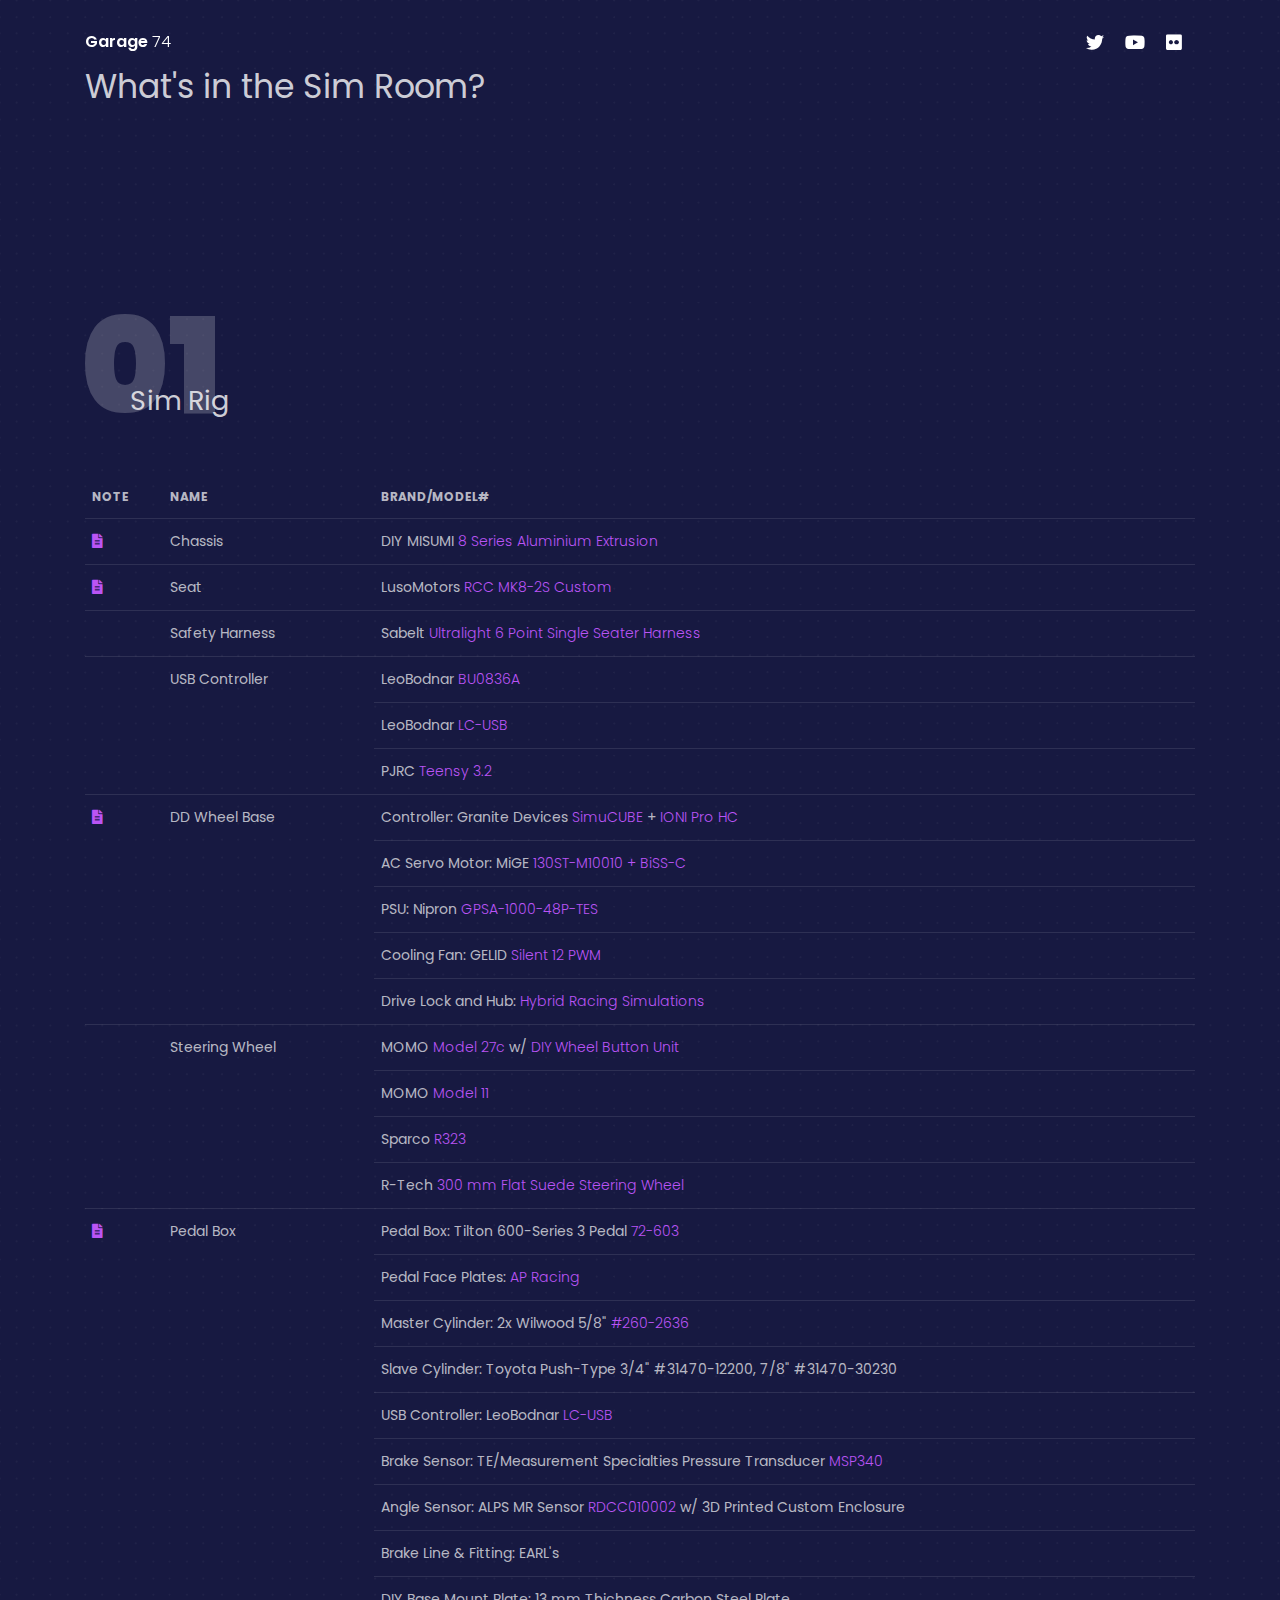
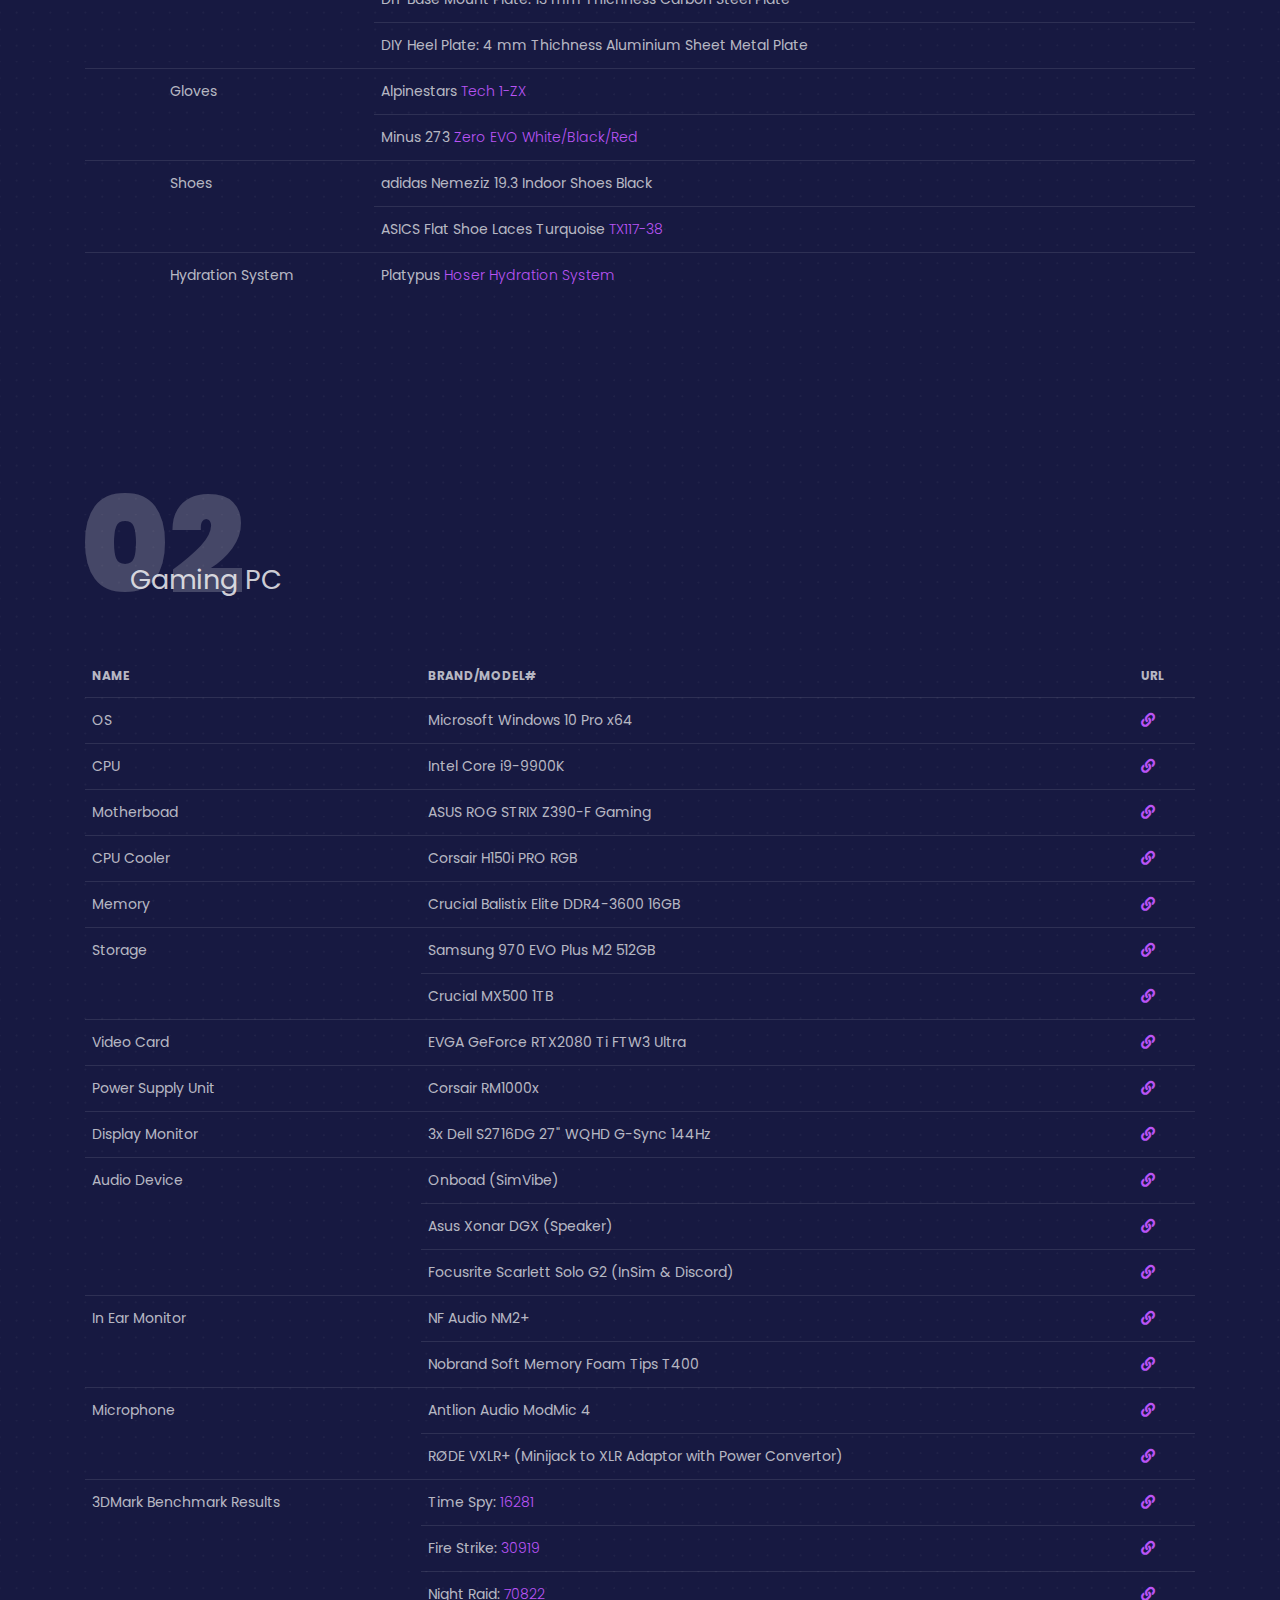
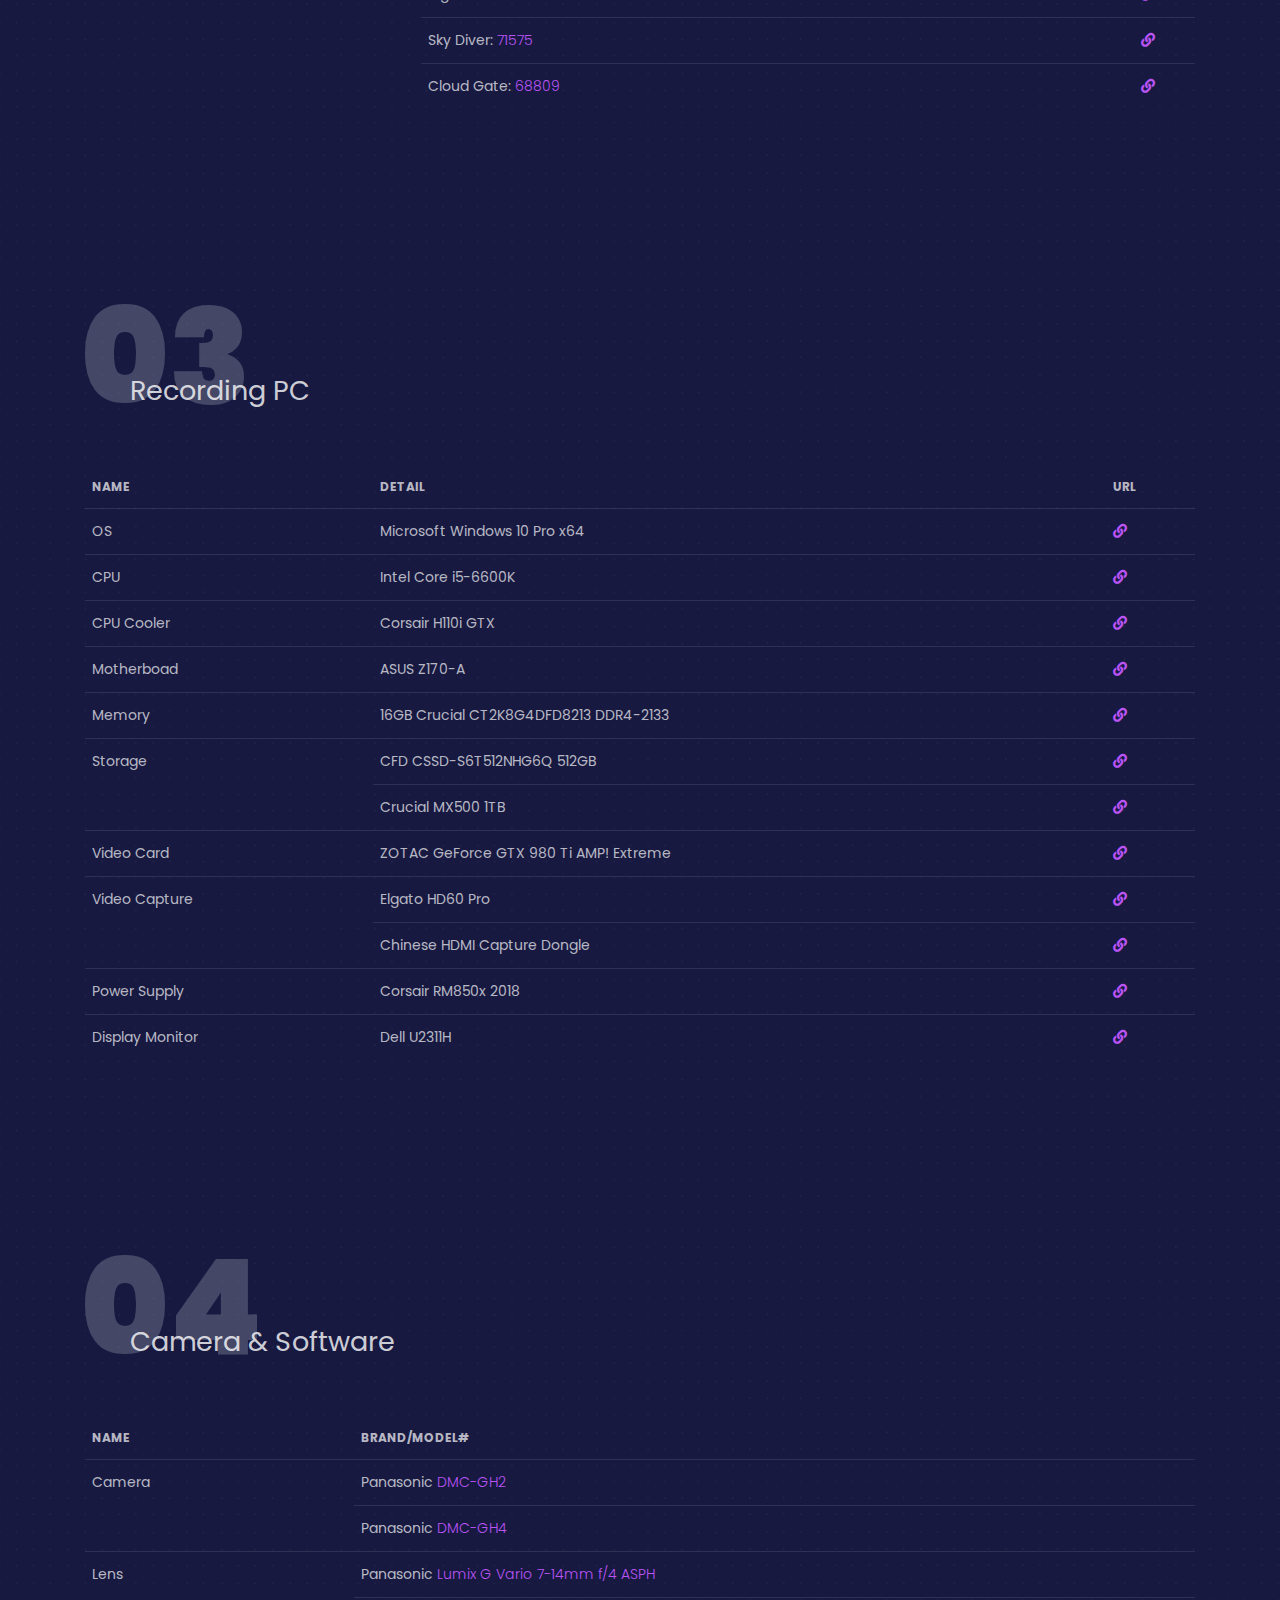
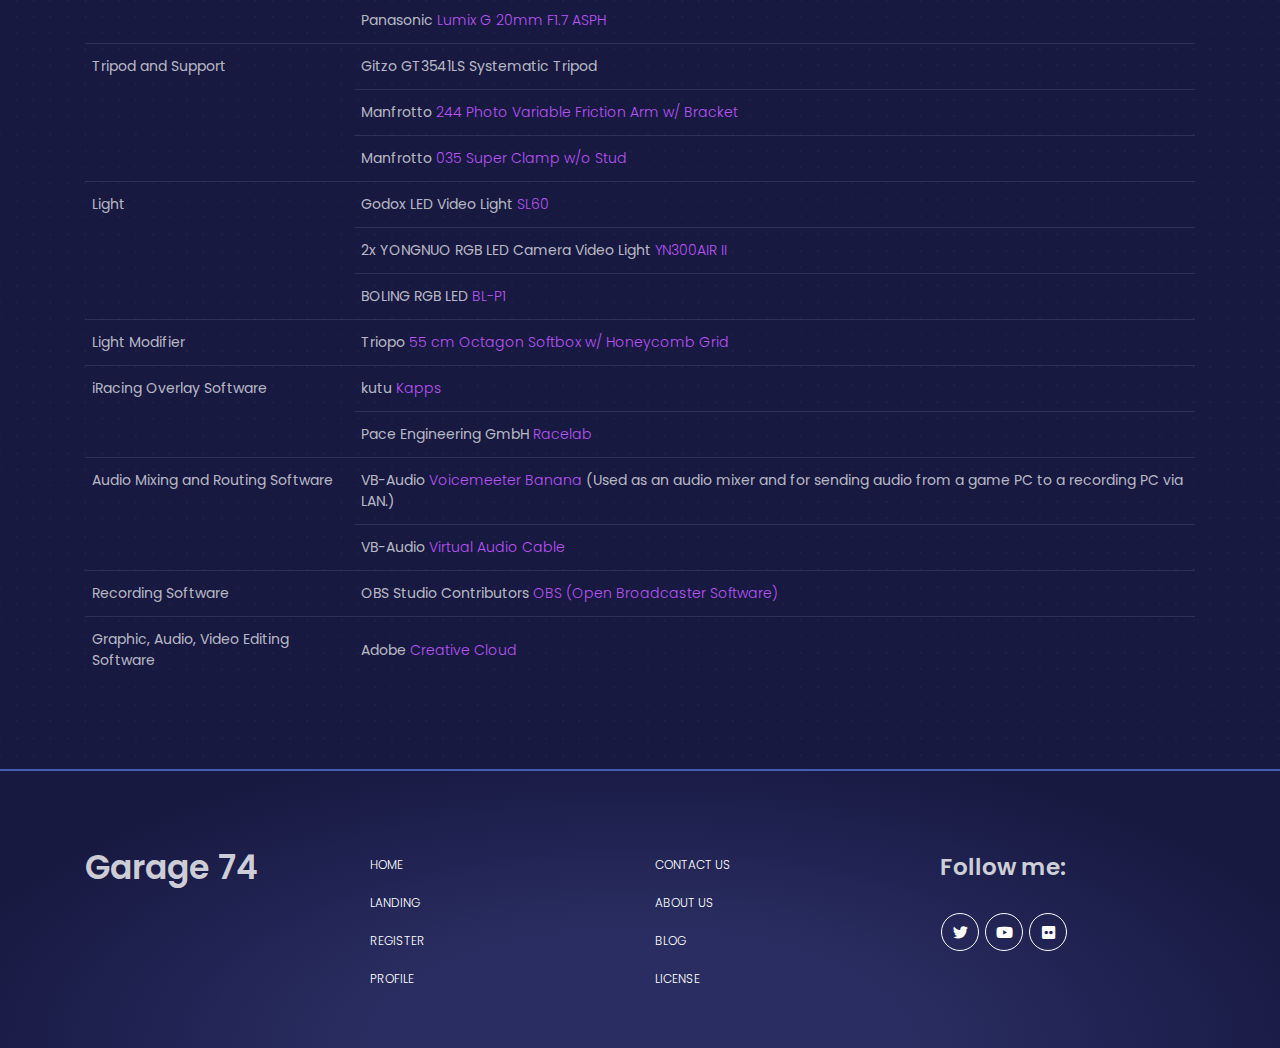
<file: index.html>
<!DOCTYPE html>
<html lang="en">

<head>
  <meta charset="utf-8" />
  <meta name="viewport" content="width=device-width, initial-scale=1, shrink-to-fit=no">
  <link rel="apple-touch-icon" sizes="76x76" href="../assets/img/apple-icon.png">
  <link rel="icon" type="image/png" href="../assets/img/favicon.png">
  <title>Garage 74</title>
  <!--     Fonts and icons     -->
  <link href="https://fonts.googleapis.com/css?family=Poppins:200,300,400,600,700,800" rel="stylesheet" />
  <link href="https://use.fontawesome.com/releases/v5.0.6/css/all.css" rel="stylesheet">
  <!-- Nucleo Icons -->
  <link href="../assets/css/nucleo-icons.css" rel="stylesheet" />
  <!-- CSS Files -->
  <link href="../assets/css/blk-design-system.css?v=1.0.0" rel="stylesheet" />
  <!-- CSS Just for demo purpose, don't include it in your project -->
  <link href="../assets/demo/demo.css" rel="stylesheet" />
</head>

<body class="profile-page">
  <!-- Navbar -->
  <nav class="navbar navbar-expand-lg fixed-top navbar-transparent " color-on-scroll="100">
    <div class="container">
      <div class="navbar-translate">
        <a class="navbar-brand" href="../index.html" rel="tooltip"
          title="Garage 74 | What's in the Sim Room?" data-placement="bottom" target="_blank">
          <span>Garage</span> 74
        </a>
        <button class="navbar-toggler navbar-toggler" type="button" data-toggle="collapse" data-target="#navigation"
          aria-controls="navigation-index" aria-expanded="false" aria-label="Toggle navigation">
          <span class="navbar-toggler-bar bar1"></span>
          <span class="navbar-toggler-bar bar2"></span>
          <span class="navbar-toggler-bar bar3"></span>
        </button>
      </div>
      <div class="collapse navbar-collapse justify-content-end" id="navigation">
        <div class="navbar-collapse-header">
          <div class="row">
            <div class="col-6 collapse-brand">
              <a>
                Garage 74
              </a>
            </div>
            <div class="col-6 collapse-close text-right">
              <button type="button" class="navbar-toggler" data-toggle="collapse" data-target="#navigation"
                aria-controls="navigation-index" aria-expanded="false" aria-label="Toggle navigation">
                <i class="tim-icons icon-simple-remove"></i>
              </button>
            </div>
          </div>
        </div>
        <ul class="navbar-nav">
          <li class="nav-item p-0">
            <a class="nav-link" rel="tooltip" title="Follow me on Twitter" data-placement="bottom"
              href="https://twitter.com/caffeine_sixx" target="_blank">
              <i class="fab fa-twitter"></i>
              <p class="d-lg-none d-xl-none">Twitter</p>
            </a>
          </li>
          <li class="nav-item p-0">
            <a class="nav-link" rel="tooltip" title="Follow me on Youtube" data-placement="bottom"
              href="https://www.youtube.com/user/caffeinesixx" target="_blank">
              <i class="fab fa-youtube"></i>
              <p class="d-lg-none d-xl-none">Youtube</p>
            </a>
          </li>
          <li class="nav-item p-0">
            <a class="nav-link" rel="tooltip" title="Follow me on Flickr" data-placement="bottom"
              href="https://www.flickr.com/photos/caffeinesixx/albums" target="_blank">
              <i class="fab fa-flickr"></i>
              <p class="d-lg-none d-xl-none">Flickr</p>
            </a>
          </li>
          <!-- <li class="nav-item">
            <a class="nav-link" href="../index.html">Back to Kit</a>
          </li>
          <li class="nav-item">
            <a class="nav-link" href="https://github.com/creativetimofficial/blk-design-system/issues">Have an
              issue?</a>
          </li> -->
        </ul>
      </div>
    </div>
  </nav>
  <!-- End Navbar -->

  <div class="wrapper">

    <div class="section">
      <div class="container align-items-center">
        <h1>What's in the Sim Room?</h1>
      </div>
    </div>

    <!-- Sim Rig -->
    <div class="section">
      <!-- <img src="../assets/img/dots.png" class="dots">
      <img src="../assets/img/path4.png" class="path"> -->
      <div class="container align-items-center">
        <div class="row">
          <div class="col">
            <h2 class="profile-title text-left">Sim Rig</h2>
            <h5 class="text-on-back">01</h5>
            <table class="table">
              <thead>
                <tr>
                  <th>Note</th>
                  <th>Name</th>
                  <th>Brand/Model#</th>
                </tr>
              </thead>
              <tbody>
                <tr>
                  <td><a href=""><i class="fas fa-file-alt"></i></a></td>
                  <td>Chassis</td>
                  <td>DIY MISUMI <a href="https://us.misumi-ec.com/vona2/mech/M1500000000/M1501000000/M1501010000/?CategorySpec=00000042738%3A%3Ad">8 Series Aluminium Extrusion</a></td>
                </tr>
                <tr>
                  <td><a href=""><i class="fas fa-file-alt"></i></a></td>
                  <td>Seat</td>
                  <td>LusoMotors <a href="https://www.facebook.com/ernesto.freitas.39/posts/3531346066886134">RCC MK8-2S Custom</a></td>
                </tr>
                <tr>
                  <td></td>
                  <td>Safety Harness</td>
                  <td>Sabelt <a href="https://www.sabelt.com/motorsport">Ultralight 6 Point Single Seater Harness</a></td>
                </tr>
                <tr>
                  <td class="align-top" rowspan="3"></td>
                  <td class="align-top" rowspan="3">USB Controller</td>
                  <td>LeoBodnar <a href="https://www.leobodnar.com/shop/index.php?main_page=product_info&products_id=204">BU0836A</a></td>
                </tr>
                <tr>
                  <td>LeoBodnar <a href="https://www.leobodnar.com/shop/index.php?main_page=product_info&products_id=297">LC-USB</a></td>
                </tr>
                <tr>
                  <td>PJRC <a href="https://www.pjrc.com/teensy/">Teensy 3.2</a></td>
                </tr>
                <tr>
                  <td class="align-top" rowspan="5"><a href=""><i class="fas fa-file-alt"></i></a></td>
                  <td class="align-top" rowspan="5">DD Wheel Base</td>
                  <td>Controller: Granite Devices <a href="https://store.granitedevices.com/motherboards/57-simucube-force-feedback-controller-board-8504409580.html">SimuCUBE</a> + <a href="https://store.granitedevices.com/ionidrives/38-ioni-pro-hc-servo-stepper-drive-8542310001.html">IONI Pro HC</a></td>
                </tr>
                <tr>
                  <td>AC Servo Motor: MiGE <a href="https://hzmgdj.en.alibaba.com/">130ST-M10010 + BiSS-C</a></td>
                </tr>
                <tr>
                  <td>PSU: Nipron <a href="https://www.nipron.co.jp/product_detail/index.cgi?p=20348021">GPSA-1000-48P-TES</a></td>
                </tr>
                <tr>
                  <td>Cooling Fan: GELID <a href="https://gelidsolutions.com/thermal-solutions/case-fan-silent-12pwm/">Silent 12 PWM</a></td>
                </tr>
                <tr>
                  <td>Drive Lock and Hub: <a href="https://hrsims.com/">Hybrid Racing Simulations</a></td>
                </tr>
                <tr>
                  <td class="align-top" rowspan="4"></td>
                  <td class="align-top" rowspan="4">Steering Wheel</td>
                  <td>MOMO <a href="https://momo.com/en-gb/product/track-eu/steering-wheels-track-eu/mod-27-c/">Model 27c</a> w/ <a href="">DIY Wheel Button Unit</a></td>
                </tr>
                <tr>
                  <td>MOMO <a href="https://momo.com/en-gb/product/track-eu/steering-wheels-track-eu/mod-11/">Model 11</a></td>
                </tr>
                <tr>
                  <td>Sparco <a href="https://www.sparcousa.com/r-323">R323</a></td>
                </tr>
                <tr>
                  <td>R-Tech <a href="https://www.rallynuts.com/rally-steering-wheels/rallynuts-300mm-flat-suede-steering-wheel.html">300 mm Flat Suede Steering Wheel</a></td>
                </tr>
                <tr>
                  <td class="align-top" rowspan="10"><a href=""><i class="fas fa-file-alt"></i></a></td>
                  <td class="align-top" rowspan="10">Pedal Box</td>
                  <td>Pedal Box: Tilton 600-Series 3 Pedal <a href="https://tiltonracing.com/product/600-series-3-pedal-floor-mount-assembly/">72-603</a></td>
                </tr>
                <tr>
                  <td>Pedal Face Plates: <a href="https://apracing.com/">AP Racing</a></td>
                </tr>
                <tr>
                  <td>Master Cylinder: 2x Wilwood 5/8" <a href="https://www.wilwood.com/Search/PartNoSearch?q=260-2636">#260-2636</a></td>
                </tr>
                <tr>
                  <td>Slave Cylinder: Toyota Push-Type 3/4" #31470-12200, 7/8" #31470-30230</td>
                </tr>
                <tr>
                  <td>USB Controller: LeoBodnar <a href="https://www.leobodnar.com/shop/index.php?main_page=product_info&products_id=297">LC-USB</a></td>
                </tr>
                <tr>
                  <td>Brake Sensor: TE/Measurement Specialties Pressure Transducer <a href="https://www.te.com/usa-en/product-M3421-000006-01KPG.html">MSP340</a></td>
                </tr>
                <tr>
                  <td>Angle Sensor: ALPS MR Sensor <a href="https://tech.alpsalpine.com/prod/e/html/sensor/position/rdcc0/rdcc010002.html">RDCC010002</a> w/ 3D Printed Custom Enclosure</td>
                </tr>
                <tr>
                  <td>Brake Line & Fitting: EARL's</td>
                </tr>
                <tr>
                  <td>DIY Base Mount Plate: 13 mm Thichness Carbon Steel Plate</td>
                </tr>
                <tr>
                  <td>DIY Heel Plate: 4 mm Thichness Aluminium Sheet Metal Plate</td>
                </tr>
                <tr>
                  <td class="align-top" rowspan="2"></td>
                  <td class="align-top" rowspan="2">Gloves</td>
                  <td>Alpinestars <a href="https://www.alpinestars.com/collections/auto-gloves/products/tech-1-zx-v2-gloves?variant=31614715396154">Tech 1-ZX</a></td>
                </tr>
                <tr>
                  <td>Minus 273 <a href="https://minus273.biz/collections/zero-evo-karting-glove/products/zero-white-red-black">Zero EVO White/Black/Red</a></td>
                </tr>
                <tr>
                  <td class="align-top" rowspan="2"></td>
                  <td class="align-top" rowspan="2">Shoes</td>
                  <td>adidas Nemeziz 19.3 Indoor Shoes Black</td>
                </tr>
                <tr>
                  <td>ASICS Flat Shoe Laces Turquoise<a href="https://www.asics.com/jp/ja-jp/%E3%83%95%E3%83%A9%E3%83%83%E3%83%88%E3%82%B7%E3%83%A5%E3%83%BC%E3%83%AC%E3%83%BC%E3%82%B9%E5%A4%AA%E3%82%BF%E3%82%A4%E3%83%97/p/TXX117-38.html?"> TX117-38</a></td>
                </tr>
                <tr>
                  <td></td>
                  <td>Hydration System</td>
                  <td>Platypus <a href="https://www.platy.com/ie/reservoirs/hoser-reservoir/hoser.html">Hoser Hydration System</a></td>
                </tr>
              </tbody>
            </table>
          </div>
        </div>
      </div>
    </div>
    <!-- End Sim Rig -->

    <!-- Gaming PC -->
    <div class="section">
      <div class="container align-items-center">
        <div class="row">
          <div class="col">
            <h2 class="profile-title text-left">Gaming PC</h2>
            <h5 class="text-on-back">02</h5>
            <table class="table">
              <thead>
                <tr>
                  <th>Name</th>
                  <th>Brand/Model#</th>
                  <th>URL</th>
                </tr>
              </thead>
              <tbody>
                <tr>
                  <td>OS</td>
                  <td>Microsoft Windows 10 Pro x64</td>
                  <td><a href=""><i class="fas fa-link"></i></a></td>
                </tr>
                <tr>
                  <td>CPU</td>
                  <td>Intel Core i9-9900K</td>
                  <td><a href=""><i class="fas fa-link"></i></a></td>
                </tr>
                <tr>
                  <td>Motherboad</td>
                  <td>ASUS ROG STRIX Z390-F Gaming</td>
                  <td><a href="https://www.asus.com/Motherboards/ROG-STRIX-Z390-F-GAMING/"><i class="fas fa-link"></i></a></td>
                </tr>
                <tr>
                  <td>CPU Cooler</td>
                  <td>Corsair H150i PRO RGB</td>
                  <td><a href="https://www.corsair.com/us/en/Categories/Products/Liquid-Cooling/Hydro-Series%E2%84%A2-H150i-PRO-RGB-360mm-Liquid-CPU-Cooler/p/CW-9060031-WW"><i class="fas fa-link"></i></a></td>
                </tr>
                <tr>
                  <td>Memory</td>
                  <td>Crucial Balistix Elite DDR4-3600 16GB</td>
                  <td><a href="https://www.crucial.com/usa/en/ble2k8g4d36beeak"><i class="fas fa-link"></i></a></td>
                </tr>
                <tr>
                  <td class="align-top" rowspan="2">Storage</td>
                  <td>Samsung 970 EVO Plus M2 512GB</td>
                  <td><a href="https://www.samsung.com/semiconductor/minisite/ssd/product/consumer/970evoplus/"><i class="fas fa-link"></i></a></td>
                </tr>
                <tr>
                  <td>Crucial MX500 1TB</td>
                  <td><a href="https://www.crucial.com/usa/en/storage-ssd-mx500"><i class="fas fa-link"></i></a></td>
                </tr>
                <tr>
                  <td>Video Card</td>
                  <td>EVGA GeForce RTX2080 Ti FTW3 Ultra</td>
                  <td><a href="https://www.evga.com/products/product.aspx?pn=11G-P4-2487-KR"><i class="fas fa-link"></i></a></td>
                </tr>
                <tr>
                  <td>Power Supply Unit</td>
                  <td>Corsair RM1000x</td>
                  <td><a href="https://www.corsair.com/us/en/Categories/Products/Power-Supply-Units/Power-Supply-Units-Advanced/RMx-Series/p/CP-9020094-NA"><i class="fas fa-link"></i></a></td>
                </tr>
                <tr>
                  <td>Display Monitor</td>
                  <td>3x Dell S2716DG 27" WQHD G-Sync 144Hz</td>
                  <td><a href="https://www.dell.com/en-us/shop/dell-27-gaming-monitor-s2716dg/apd/210-agjr/monitors-monitor-accessories"><i class="fas fa-link"></i></a></td>
                </tr>
                <tr>
                  <td class="align-top" rowspan="3">Audio Device</td>
                  <td>Onboad (SimVibe)</td>
                  <td><a href="https://www.asus.com/Motherboards/ROG-STRIX-Z390-F-GAMING/"><i class="fas fa-link"></i></a></td>
                </tr>
                <tr>
                  <td>Asus Xonar DGX (Speaker)</td>
                  <td><a href="https://www.asus.com/Motherboards-Components/Sound-Cards/All-series/Xonar_DGX/"><i class="fas fa-link"></i></a></td>
                </tr>
                <tr>
                  <td>Focusrite Scarlett Solo G2 (InSim & Discord)</td>
                  <td><a href="https://focusrite.com/en/usb-audio-interface/scarlett/scarlett-solo"><i class="fas fa-link"></i></a></td>
                </tr>
                <tr>
                  <td class="align-top" rowspan="2">In Ear Monitor</td>
                  <td>NF Audio NM2+</td>
                  <td><a href="http://www.nfaudio.cn/en/product/433.html"><i class="fas fa-link"></i></a></td>
                </tr>
                <tr>
                  <td>Nobrand Soft Memory Foam Tips T400</td>
                  <td><a href="https://www.aliexpress.com/item/4000018660185.html"><i class="fas fa-link"></i></a></td>
                </tr>
                <tr>
                  <td class="align-top" rowspan="2">Microphone</td>
                  <td>Antlion Audio ModMic 4</td>
                  <td><a href="https://antlionaudio.com/collections/microphones"><i class="fas fa-link"></i></a></td>
                </tr>
                <tr>
                  <td>RØDE VXLR+ (Minijack to XLR Adaptor with Power Convertor)</td>
                  <td><a href="https://www.rode.com/accessories/vxlrplus"><i class="fas fa-link"></i></a></td>
                </tr>
                <tr>
                  <td class="align-top" rowspan="5">3DMark Benchmark Results</td>
                  <td>Time Spy: <a href="https://www.3dmark.com/spy/9829895">16281</a></td>
                  <td><a href="https://www.rode.com/accessories/vxlrplus"><i class="fas fa-link"></i></a></td>
                </tr>
                <tr>
                  <td>Fire Strike: <a href="https://www.3dmark.com/fs/21318218">30919</a></td>
                  <td><a href="https://www.rode.com/accessories/vxlrplus"><i class="fas fa-link"></i></a></td>
                </tr>
                <tr>
                  <td>Night Raid: <a href="https://www.3dmark.com/nr/199348">70822</a></td>
                  <td><a href="https://www.rode.com/accessories/vxlrplus"><i class="fas fa-link"></i></a></td>
                </tr>
                <tr>
                  <td>Sky Diver: <a href="https://www.3dmark.com/sd/5757869">71575</a></td>
                  <td><a href="https://www.rode.com/accessories/vxlrplus"><i class="fas fa-link"></i></a></td>
                </tr>
                <tr>
                  <td>Cloud Gate: <a href="https://www.3dmark.com/cg/4646038">68809</a></td>
                  <td><a href="https://www.rode.com/accessories/vxlrplus"><i class="fas fa-link"></i></a></td>
                </tr>
              </tbody>
            </table>
          </div>
        </div>
      </div>
    </div>
    <!-- End Gaming PC -->

    <!-- Recording PC -->
    <section class="section">
      <div class="container align-items-center">
        <div class="row">
          <div class="col">
            <h2 class="profile-title text-left">Recording PC</h2>
            <h5 class="text-on-back">03</h5>
            <table class="table">
              <thead>
                <tr>
                  <th>Name</th>
                  <th>Detail</th>
                  <th>URL</th>
                </tr>
              </thead>
              <tbody>
                <tr>
                  <td>OS</td>
                  <td>Microsoft Windows 10 Pro x64</td>
                  <td><a href=""><i class="fas fa-link"></i></a></td>
                </tr>
                <tr>
                  <td>CPU</td>
                  <td>Intel Core i5-6600K</td>
                  <td><a href=""><i class="fas fa-link"></i></a></td>
                </tr>
                <tr>
                  <td>CPU Cooler</td>
                  <td>Corsair H110i GTX</td>
                  <td><a href=""><i class="fas fa-link"></i></a></td>
                </tr>
                <tr>
                  <td>Motherboad</td>
                  <td>ASUS Z170-A</td>
                  <td><a href=""><i class="fas fa-link"></i></a></td>
                </tr>
                <tr>
                  <td>Memory</td>
                  <td>16GB Crucial CT2K8G4DFD8213 DDR4-2133</td>
                  <td><a href=""><i class="fas fa-link"></i></a></td>
                </tr>
                <tr>
                  <td class="align-top" rowspan="2">Storage</td>
                  <td>CFD CSSD-S6T512NHG6Q 512GB</td>
                  <td><a href=""><i class="fas fa-link"></i></a></td>
                </tr>
                <tr>
                  <td>Crucial MX500 1TB</td>
                  <td><a href="https://www.crucial.com/usa/en/storage-ssd-mx500"><i class="fas fa-link"></i></a></td>
                </tr>
                <tr>
                  <td>Video Card</td>
                  <td>ZOTAC GeForce GTX 980 Ti AMP! Extreme</td>
                  <td><a href=""><i class="fas fa-link"></i></a></td>
                </tr>
                <tr>
                  <td class="align-top" rowspan="2">Video Capture</td>
                  <td>Elgato HD60 Pro</td>
                  <td><a href=""><i class="fas fa-link"></i></a></td>
                </tr>
                <tr>
                  <td>Chinese HDMI Capture Dongle</td>
                  <td><a href=""><i class="fas fa-link"></i></a></td>
                </tr>
                <tr>
                  <td>Power Supply</td>
                  <td>Corsair RM850x 2018</td>
                  <td><a href=""><i class="fas fa-link"></i></a></td>
                </tr>
                <tr>
                  <td>Display Monitor</td>
                  <td>Dell U2311H</td>
                  <td><a href=""><i class="fas fa-link"></i></a></td>
                </tr>
              </tbody>
            </table>
          </div>
        </div>
      </div>
    </section>
    <!-- End Recording PC -->

    <!-- Camera & Software -->
    <section class="section">
      <div class="container align-items-center">
        <div class="row">
          <div class="col">
            <h2 class="profile-title text-left">Camera & Software</h2>
            <h5 class="text-on-back">04</h5>
            <table class="table">
              <thead>
                <tr>
                  <th>Name</th>
                  <th>Brand/Model#</th>
                </tr>
              </thead>
              <tbody>
                <tr>
                  <td class="align-top" rowspan="2">Camera</td>
                  <td>Panasonic <a href="https://panasonic.jp/dc/p-db/DMC-GH2.html" target="_blank">DMC-GH2</a></td>
                </tr>
                <tr>
                  <td>Panasonic <a href="https://panasonic.jp/dc/p-db/DMC-GH4.html" target="_blank">DMC-GH4</a></td>
                </tr>
                <tr>
                  <td class="align-top" rowspan="2">Lens</td>
                  <td>Panasonic <a href="https://panasonic.jp/dc/products/g_series_lens/lumix_g_vario_7-14.html" target="_blank">Lumix G Vario 7-14mm f/4 ASPH</a></td>
                </tr>
                <tr>
                  <td>Panasonic <a href="https://panasonic.jp/dc/products/g_series_lens/lumix_g_20_2.html" target="_blank">Lumix G 20mm F1.7 ASPH</a></td>
                </tr>
                <tr>
                  <td class="align-top" rowspan="3">Tripod and Support</td>
                  <td>Gitzo <a href="https://www.gitzo.com/us-en/tripod-systematic-series-5-long-4-sections-gt5543lsus/" target="_blank"></a>GT3541LS Systematic Tripod</td>
                </tr>
                <tr>
                  <td>Manfrotto <a href="https://www.manfrotto.com/us-en/photo-variable-friction-arm-with-bracket-244/" target="_blank">244 Photo Variable Friction Arm w/ Bracket</a></td>
                </tr>
                <tr>
                  <td>Manfrotto <a href="https://www.manfrotto.com/us-en/super-photo-clamp-without-stud-aluminium-035/">035 Super Clamp w/o Stud</a></td>
                </tr>
                <tr>
                  <td class="align-top" rowspan="3">Light</td>
                  <td>Godox LED Video Light <a href="https://www.aliexpress.com/item/32635791606.html">SL60</a></td>
                </tr>
                <tr>
                  <td>2x YONGNUO RGB LED Camera Video Light <a href="https://www.aliexpress.com/item/4000516788255.html">YN300AIR II</a></td>
                </tr>
                <tr>
                  <td>BOLING RGB LED <a href="https://www.aliexpress.com/item/33041640160.html">BL-P1</a></td>
                </tr>
                <tr>
                  <td>Light Modifier</td>
                  <td>Triopo <a href="https://www.aliexpress.com/item/4000036237720.html">55 cm Octagon Softbox w/ Honeycomb Grid</a></td>
                </tr>
                <tr>
                  <td class="align-top" rowspan="2">iRacing Overlay Software</td>
                  <td>kutu <a href="https://kapps.kutu.ru/" target="_blank">Kapps</a></td>
                </tr>
                <tr>
                  <td>Pace Engineering GmbH <a href="https://racelab.app/" target="_blank">Racelab</a></td>
                </tr>
                <tr>
                  <td class="align-top" rowspan="2">Audio Mixing and Routing Software</td>
                  <td>VB-Audio <a href="https://vb-audio.com/Voicemeeter/banana.htm" target="_blank">Voicemeeter Banana</a> (Used as an audio mixer and for sending audio from a game PC to a recording PC via LAN.)</td>
                </tr>
                <tr>
                  <td>VB-Audio <a href="https://vb-audio.com/Cable/" target="_blank">Virtual Audio Cable</a></td>
                </tr>
                <tr>
                  <td>Recording Software</td>
                  <td>OBS Studio Contributors <a href="https://obsproject.com/">OBS (Open Broadcaster Software)</a></td>
                </tr>
                <tr>
                  <td>Graphic, Audio, Video Editing Software</td>
                  <td>Adobe <a href="https://www.adobe.com/creativecloud.html" target="_blank">Creative Cloud</a></td>
                </tr>
              </tbody>
            </table>
          </div>
        </div>
      </div>
    </section>
    <!-- End Camera & Software -->

    <footer class="footer">
      <div class="container">
        <div class="row">
          <div class="col-md-3">
            <h1 class="title">Garage 74</h1>
          </div>
          <div class="col-md-3">
            <ul class="nav">
              <li class="nav-item">
                <a href="../index.html" class="nav-link">
                  Home
                </a>
              </li>
              <li class="nav-item">
                <a href="../examples/landing-page.html" class="nav-link">
                  Landing
                </a>
              </li>
              <li class="nav-item">
                <a href="../examples/register-page.html" class="nav-link">
                  Register
                </a>
              </li>
              <li class="nav-item">
                <a href="../examples/profile-page.html" class="nav-link">
                  Profile
                </a>
              </li>
            </ul>
          </div>
          <div class="col-md-3">
            <ul class="nav">
              <li class="nav-item">
                <a href="https://creative-tim.com/contact-us" class="nav-link">
                  Contact Us
                </a>
              </li>
              <li class="nav-item">
                <a href="https://creative-tim.com/about-us" class="nav-link">
                  About Us
                </a>
              </li>
              <li class="nav-item">
                <a href="https://creative-tim.com/blog" class="nav-link">
                  Blog
                </a>
              </li>
              <li class="nav-item">
                <a href="https://opensource.org/licenses/MIT" class="nav-link">
                  License
                </a>
              </li>
            </ul>
          </div>
          <div class="col-md-3">
            <h3 class="title">Follow me:</h3>
            <div class="btn-wrapper profile">
              <a target="_blank" href="https://twitter.com/caffeine_sixx"
                class="btn btn-icon btn-neutral btn-round btn-simple" data-toggle="tooltip"
                data-original-title="Follow me">
                <i class="fab fa-twitter"></i>
              </a>
              <a target="_blank" href="https://www.youtube.com/user/caffeinesixx"
                class="btn btn-icon btn-neutral btn-round btn-simple" data-toggle="tooltip"
                data-original-title="Follow me">
                <i class="fab fa-youtube"></i>
              </a>
              <a target="_blank" href="https://www.flickr.com/photos/caffeinesixx/albums"
                class="btn btn-icon btn-neutral  btn-round btn-simple" data-toggle="tooltip"
                data-original-title="Follow me">
                <i class="fab fa-flickr"></i>
              </a>
            </div>
          </div>
        </div>
      </div>
    </footer>
  </div>

  <!--   Core JS Files   -->
  <script src="../assets/js/core/jquery.min.js"></script>
  <script src="../assets/js/core/popper.min.js"></script>
  <script src="../assets/js/core/bootstrap.min.js"></script>
  <script src="../assets/js/plugins/perfect-scrollbar.jquery.min.js"></script>
  <!--  Plugin for Switches, full documentation here: http://www.jque.re/plugins/version3/bootstrap.switch/ -->
  <script src="../assets/js/plugins/bootstrap-switch.js"></script>
  <!--  Plugin for the Sliders, full documentation here: http://refreshless.com/nouislider/ -->
  <script src="../assets/js/plugins/nouislider.min.js"></script>
  <!-- Chart JS -->
  <script src="../assets/js/plugins/chartjs.min.js"></script>
  <!--  Plugin for the DatePicker, full documentation here: https://github.com/uxsolutions/bootstrap-datepicker -->
  <script src="../assets/js/plugins/moment.min.js"></script>
  <script src="../assets/js/plugins/bootstrap-datetimepicker.js"></script>
  <!-- Black Dashboard DEMO methods, don't include it in your project! -->
  <script src="../assets/demo/demo.js"></script>
  <!-- Control Center for Black UI Kit: parallax effects, scripts for the example pages etc -->
  <script src="../assets/js/blk-design-system.min.js?v=1.0.0"></script>
</body>

</html>
</file>
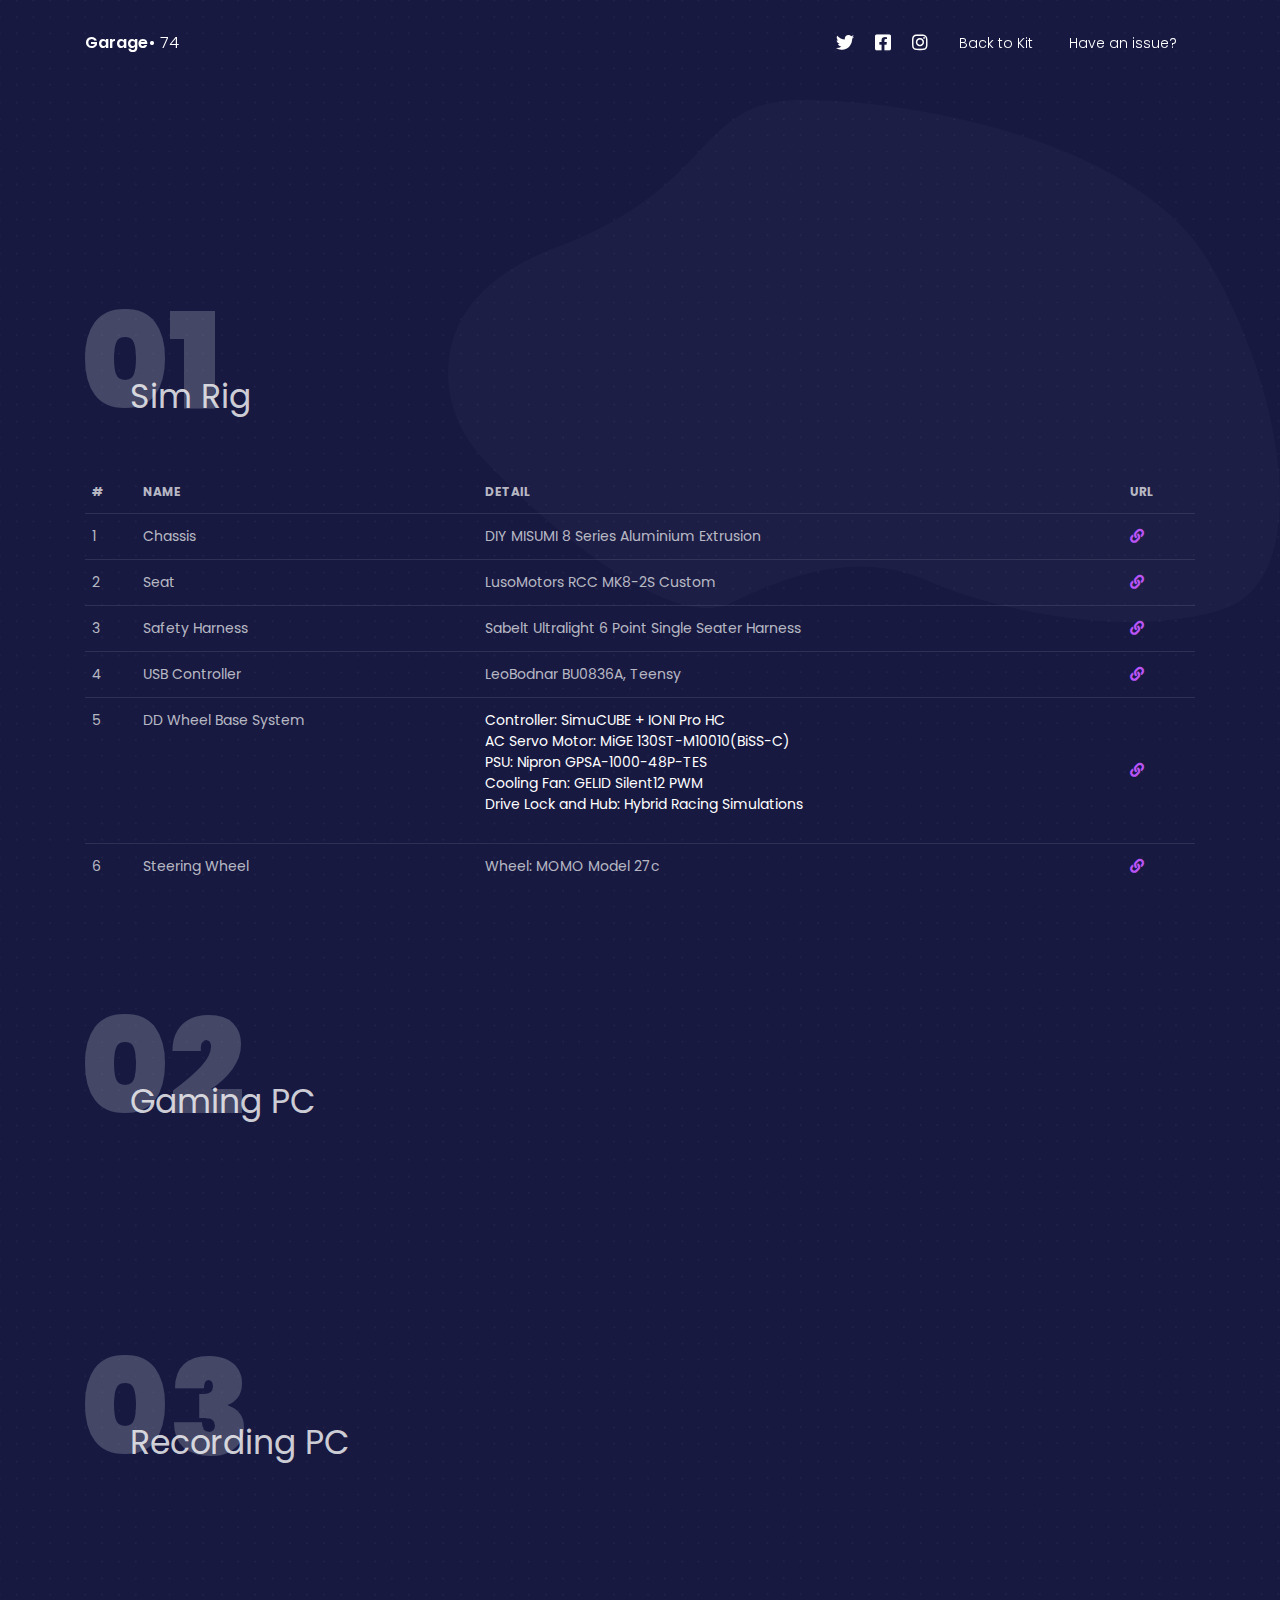
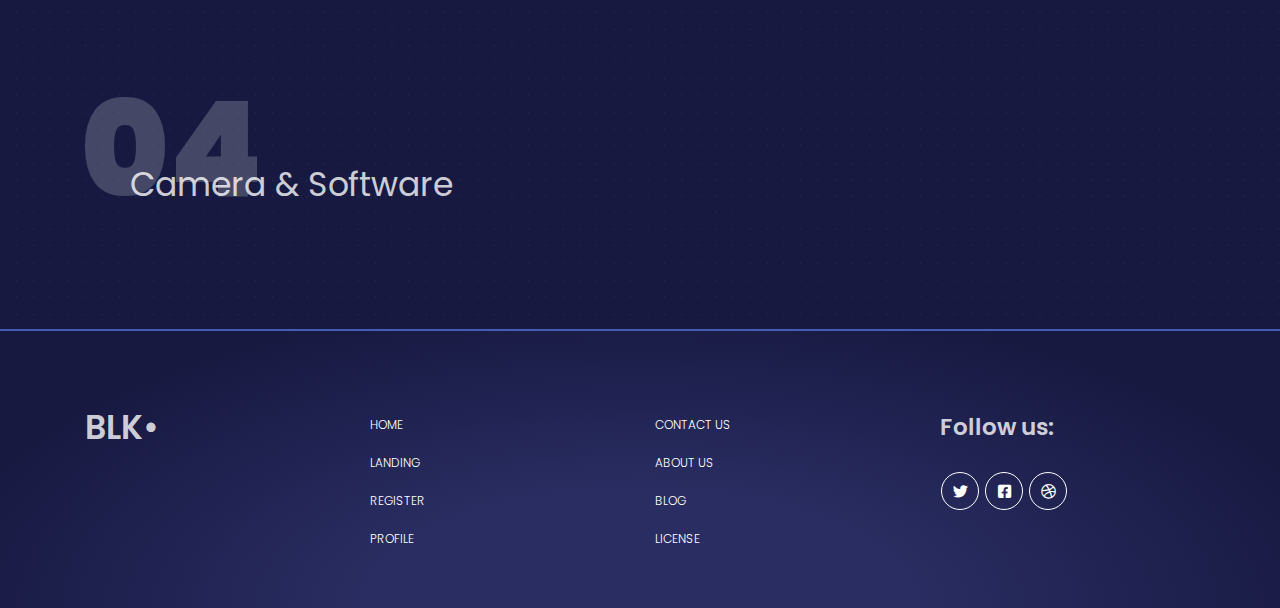
<file: docs/index.html>
<!--
=========================================================
* BLK Design System- v1.0.0
=========================================================

* Product Page: https://www.creative-tim.com/product/blk-design-system
* Copyright 2019 Creative Tim (https://www.creative-tim.com)
* Licensed under MIT

* Coded by Creative Tim

=========================================================

* The above copyright notice and this permission notice shall be included in all copies or substantial portions of the Software.
 -->
<!DOCTYPE html>
<html lang="en">

<head>
  <meta charset="utf-8" />
  <meta name="viewport" content="width=device-width, initial-scale=1, shrink-to-fit=no">
  <link rel="apple-touch-icon" sizes="76x76" href="../assets/img/apple-icon.png">
  <link rel="icon" type="image/png" href="../assets/img/favicon.png">
  <title>Garage 74 | Tatsuro Hashimoto</title>
  <!--     Fonts and icons     -->
  <link href="https://fonts.googleapis.com/css?family=Poppins:200,300,400,600,700,800" rel="stylesheet" />
  <link href="https://use.fontawesome.com/releases/v5.0.6/css/all.css" rel="stylesheet">
  <!-- Nucleo Icons -->
  <link href="../assets/css/nucleo-icons.css" rel="stylesheet" />
  <!-- CSS Files -->
  <link href="../assets/css/blk-design-system.css?v=1.0.0" rel="stylesheet" />
  <!-- CSS Just for demo purpose, don't include it in your project -->
  <link href="../assets/demo/demo.css" rel="stylesheet" />
</head>

<body class="profile-page">
  <!-- Navbar -->
  <nav class="navbar navbar-expand-lg fixed-top navbar-transparent " color-on-scroll="100">
    <div class="container">
      <div class="navbar-translate">
        <a class="navbar-brand" href="https://demos.creative-tim.com/blk-design-system/index.html" rel="tooltip" title="Designed and Coded by Creative Tim" data-placement="bottom" target="_blank">
          <span>Garage•</span> 74
        </a>
        <button class="navbar-toggler navbar-toggler" type="button" data-toggle="collapse" data-target="#navigation" aria-controls="navigation-index" aria-expanded="false" aria-label="Toggle navigation">
          <span class="navbar-toggler-bar bar1"></span>
          <span class="navbar-toggler-bar bar2"></span>
          <span class="navbar-toggler-bar bar3"></span>
        </button>
      </div>
      <div class="collapse navbar-collapse justify-content-end" id="navigation">
        <div class="navbar-collapse-header">
          <div class="row">
            <div class="col-6 collapse-brand">
              <a>
                BLK•
              </a>
            </div>
            <div class="col-6 collapse-close text-right">
              <button type="button" class="navbar-toggler" data-toggle="collapse" data-target="#navigation" aria-controls="navigation-index" aria-expanded="false" aria-label="Toggle navigation">
                <i class="tim-icons icon-simple-remove"></i>
              </button>
            </div>
          </div>
        </div>
        <ul class="navbar-nav">
          <li class="nav-item p-0">
            <a class="nav-link" rel="tooltip" title="Follow us on Twitter" data-placement="bottom" href="https://twitter.com/CreativeTim" target="_blank">
              <i class="fab fa-twitter"></i>
              <p class="d-lg-none d-xl-none">Twitter</p>
            </a>
          </li>
          <li class="nav-item p-0">
            <a class="nav-link" rel="tooltip" title="Like us on Facebook" data-placement="bottom" href="https://www.facebook.com/CreativeTim" target="_blank">
              <i class="fab fa-facebook-square"></i>
              <p class="d-lg-none d-xl-none">Facebook</p>
            </a>
          </li>
          <li class="nav-item p-0">
            <a class="nav-link" rel="tooltip" title="Follow us on Instagram" data-placement="bottom" href="https://www.instagram.com/CreativeTimOfficial" target="_blank">
              <i class="fab fa-instagram"></i>
              <p class="d-lg-none d-xl-none">Instagram</p>
            </a>
          </li>
          <li class="nav-item">
            <a class="nav-link" href="../index.html">Back to Kit</a>
          </li>
          <li class="nav-item">
            <a class="nav-link" href="https://github.com/creativetimofficial/blk-design-system/issues">Have an issue?</a>
          </li>
        </ul>
      </div>
    </div>
  </nav>
  <!-- End Navbar -->

	<div class="wrapper">
		<div class="page-header">
      <img src="../assets/img/dots.png" class="dots">
      <img src="../assets/img/path4.png" class="path">
			<div class="container align-items-center">
				<div class="row">
					<div class="col">
						<h1 class="profile-title text-left">Sim Rig</h1>
						<h5 class="text-on-back">01</h5>
						<table class="table">
							<thead>
								<tr>
									<th>#</th>
									<th>Name</th>
									<th>Detail</th>
									<th>URL</th>
								</tr>
							</thead>
							<tbody>
								<tr>
									<td>1</td>
									<td>Chassis</td>
									<td>DIY MISUMI 8 Series Aluminium Extrusion</td>
									<td><a href="https://jp.misumi-ec.com/"><i class="fas fa-link"></i></a></td>
								</tr>
				        <tr>
			            <td>2</td>
			            <td>Seat</td>
			            <td>LusoMotors RCC MK8-2S Custom</td>
									<td><a href="https://www.facebook.com/ernesto.freitas.39/posts/3531346066886134"><i class="fas fa-link"></i></a></td>
				        </tr>
								<tr>
									<td>3</td>
									<td>Safety Harness</td>
									<td>Sabelt Ultralight 6 Point Single Seater Harness</td>
									<td><a href=""><i class="fas fa-link"></i></a></td>
								</tr>
								<tr>
									<td>4</td>
									<td>USB Controller</td>
									<td>LeoBodnar BU0836A, Teensy</td>
									<td><a href=""><i class="fas fa-link"></i></a></td>
								</tr>
				        <tr>
			            <td class="align-top">5</td>
			            <td class="align-top">DD Wheel Base System</td>
			            <td>
										<ul class="list-unstyled">
											<li>Controller: SimuCUBE + IONI Pro HC</li>
											<li>AC Servo Motor: MiGE 130ST-M10010(BiSS-C)</li>
											<li>PSU: Nipron GPSA-1000-48P-TES</li>
											<li>Cooling Fan: GELID Silent12 PWM</li>
											<li>Drive Lock and Hub: Hybrid Racing Simulations</li>
										</ul>
									</td>
									<td><a href="https://granitedevices.com/wiki/SimuCUBE"><i class="fas fa-link"></i></a></td>
				        </tr>
								<tr>
									<td>6</td>
									<td>Steering Wheel</td>
									<td>Wheel: MOMO Model 27c</td>
									<td><a href=""><i class="fas fa-link"></i></a></td>
								</tr>
							</tbody>
						</table>
					</div>
				</div>
			</div>
		</div>
		<div class="section">
			<div class="container align-items-center">
				<div class="row">
					<div class="col">
						<h1 class="profile-title text-left">Gaming PC</h1>
						<h5 class="text-on-back">02</h5>
					</div>
				</div>
			</div>
		</div>
		<section class="section">
			<div class="container align-items-center">
				<div class="row">
					<div class="col">
						<h1 class="profile-title text-left">Recording PC</h1>
						<h5 class="text-on-back">03</h5>
					</div>
				</div>
			</div>
		</section>
		<section class="section">
			<div class="container align-items-center">
				<div class="row">
					<div class="col">
						<h1 class="profile-title text-left">Camera & Software</h1>
						<h5 class="text-on-back">04</h5>
					</div>
				</div>
			</div>
		</section>
    <footer class="footer">
      <div class="container">
        <div class="row">
          <div class="col-md-3">
            <h1 class="title">BLK•</h1>
          </div>
          <div class="col-md-3">
            <ul class="nav">
              <li class="nav-item">
                <a href="../index.html" class="nav-link">
                  Home
                </a>
              </li>
              <li class="nav-item">
                <a href="../examples/landing-page.html" class="nav-link">
                  Landing
                </a>
              </li>
              <li class="nav-item">
                <a href="../examples/register-page.html" class="nav-link">
                  Register
                </a>
              </li>
              <li class="nav-item">
                <a href="../examples/profile-page.html" class="nav-link">
                  Profile
                </a>
              </li>
            </ul>
          </div>
          <div class="col-md-3">
            <ul class="nav">
              <li class="nav-item">
                <a href="https://creative-tim.com/contact-us" class="nav-link">
                  Contact Us
                </a>
              </li>
              <li class="nav-item">
                <a href="https://creative-tim.com/about-us" class="nav-link">
                  About Us
                </a>
              </li>
              <li class="nav-item">
                <a href="https://creative-tim.com/blog" class="nav-link">
                  Blog
                </a>
              </li>
              <li class="nav-item">
                <a href="https://opensource.org/licenses/MIT" class="nav-link">
                  License
                </a>
              </li>
            </ul>
          </div>
          <div class="col-md-3">
            <h3 class="title">Follow us:</h3>
            <div class="btn-wrapper profile">
              <a target="_blank" href="https://twitter.com/creativetim" class="btn btn-icon btn-neutral btn-round btn-simple" data-toggle="tooltip" data-original-title="Follow us">
                <i class="fab fa-twitter"></i>
              </a>
              <a target="_blank" href="https://www.facebook.com/creativetim" class="btn btn-icon btn-neutral btn-round btn-simple" data-toggle="tooltip" data-original-title="Like us">
                <i class="fab fa-facebook-square"></i>
              </a>
              <a target="_blank" href="https://dribbble.com/creativetim" class="btn btn-icon btn-neutral  btn-round btn-simple" data-toggle="tooltip" data-original-title="Follow us">
                <i class="fab fa-dribbble"></i>
              </a>
            </div>
          </div>
        </div>
      </div>
    </footer>
	</div>

  <!--   Core JS Files   -->
  <script src="../assets/js/core/jquery.min.js" type="text/javascript"></script>
  <script src="../assets/js/core/popper.min.js" type="text/javascript"></script>
  <script src="../assets/js/core/bootstrap.min.js" type="text/javascript"></script>
  <script src="../assets/js/plugins/perfect-scrollbar.jquery.min.js"></script>
  <!--  Plugin for Switches, full documentation here: http://www.jque.re/plugins/version3/bootstrap.switch/ -->
  <script src="../assets/js/plugins/bootstrap-switch.js"></script>
  <!--  Plugin for the Sliders, full documentation here: http://refreshless.com/nouislider/ -->
  <script src="../assets/js/plugins/nouislider.min.js" type="text/javascript"></script>
  <!-- Chart JS -->
  <script src="../assets/js/plugins/chartjs.min.js"></script>
  <!--  Plugin for the DatePicker, full documentation here: https://github.com/uxsolutions/bootstrap-datepicker -->
  <script src="../assets/js/plugins/moment.min.js"></script>
  <script src="../assets/js/plugins/bootstrap-datetimepicker.js" type="text/javascript"></script>
  <!-- Black Dashboard DEMO methods, don't include it in your project! -->
  <script src="../assets/demo/demo.js"></script>
  <!-- Control Center for Black UI Kit: parallax effects, scripts for the example pages etc -->
  <script src="../assets/js/blk-design-system.min.js?v=1.0.0" type="text/javascript"></script>
</body>

</html>
</file>
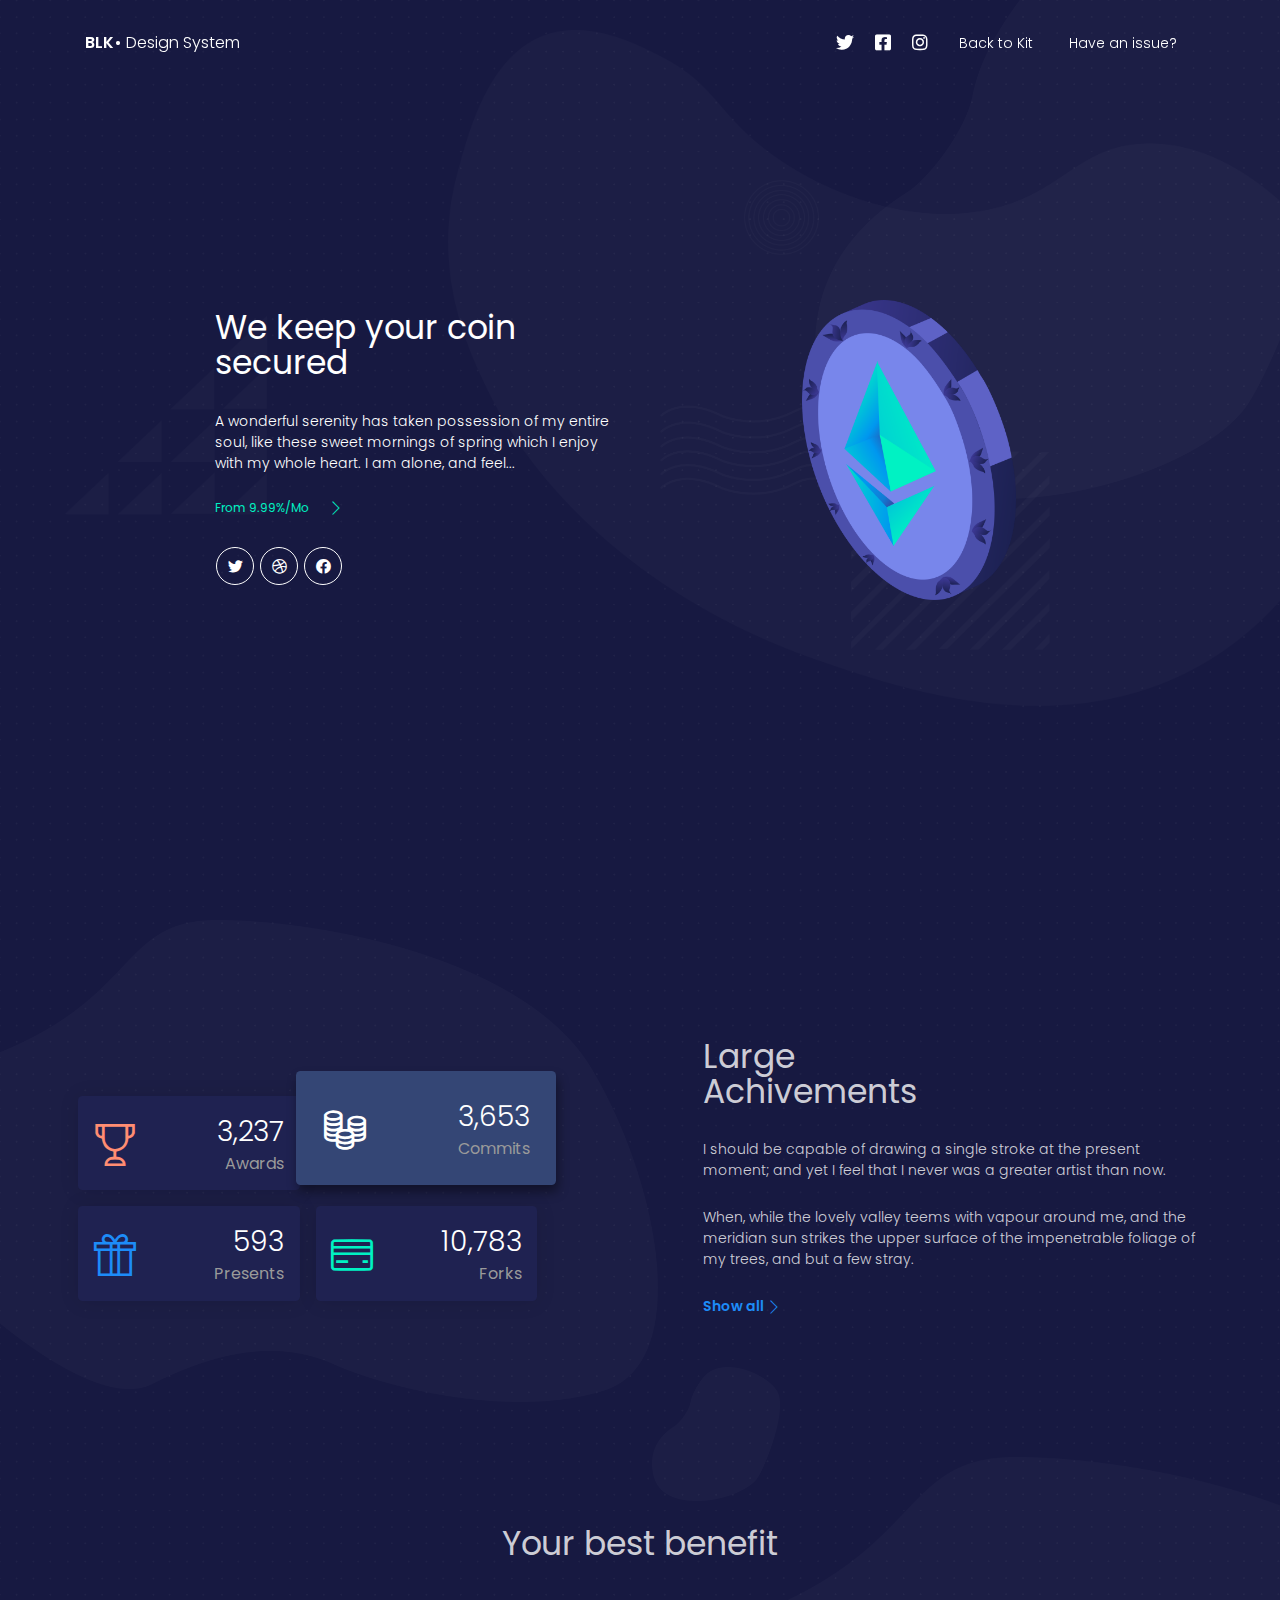
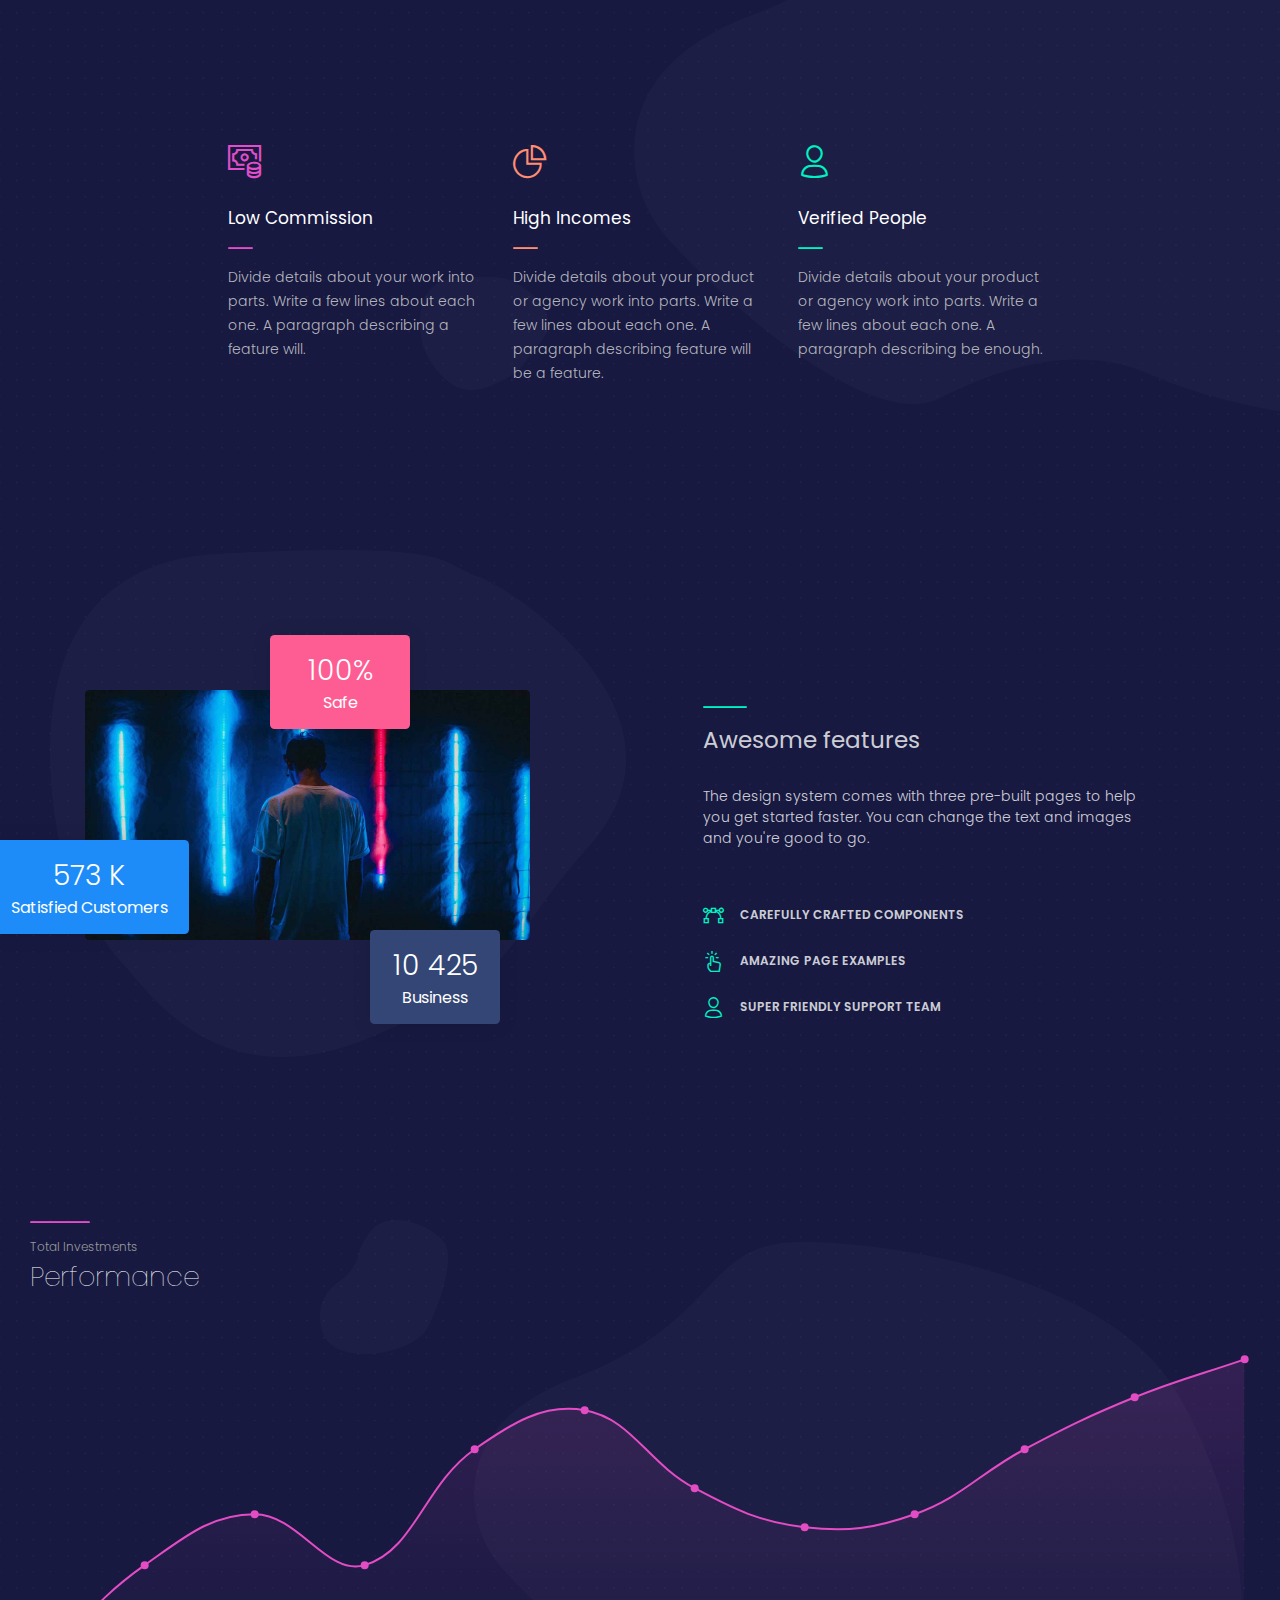
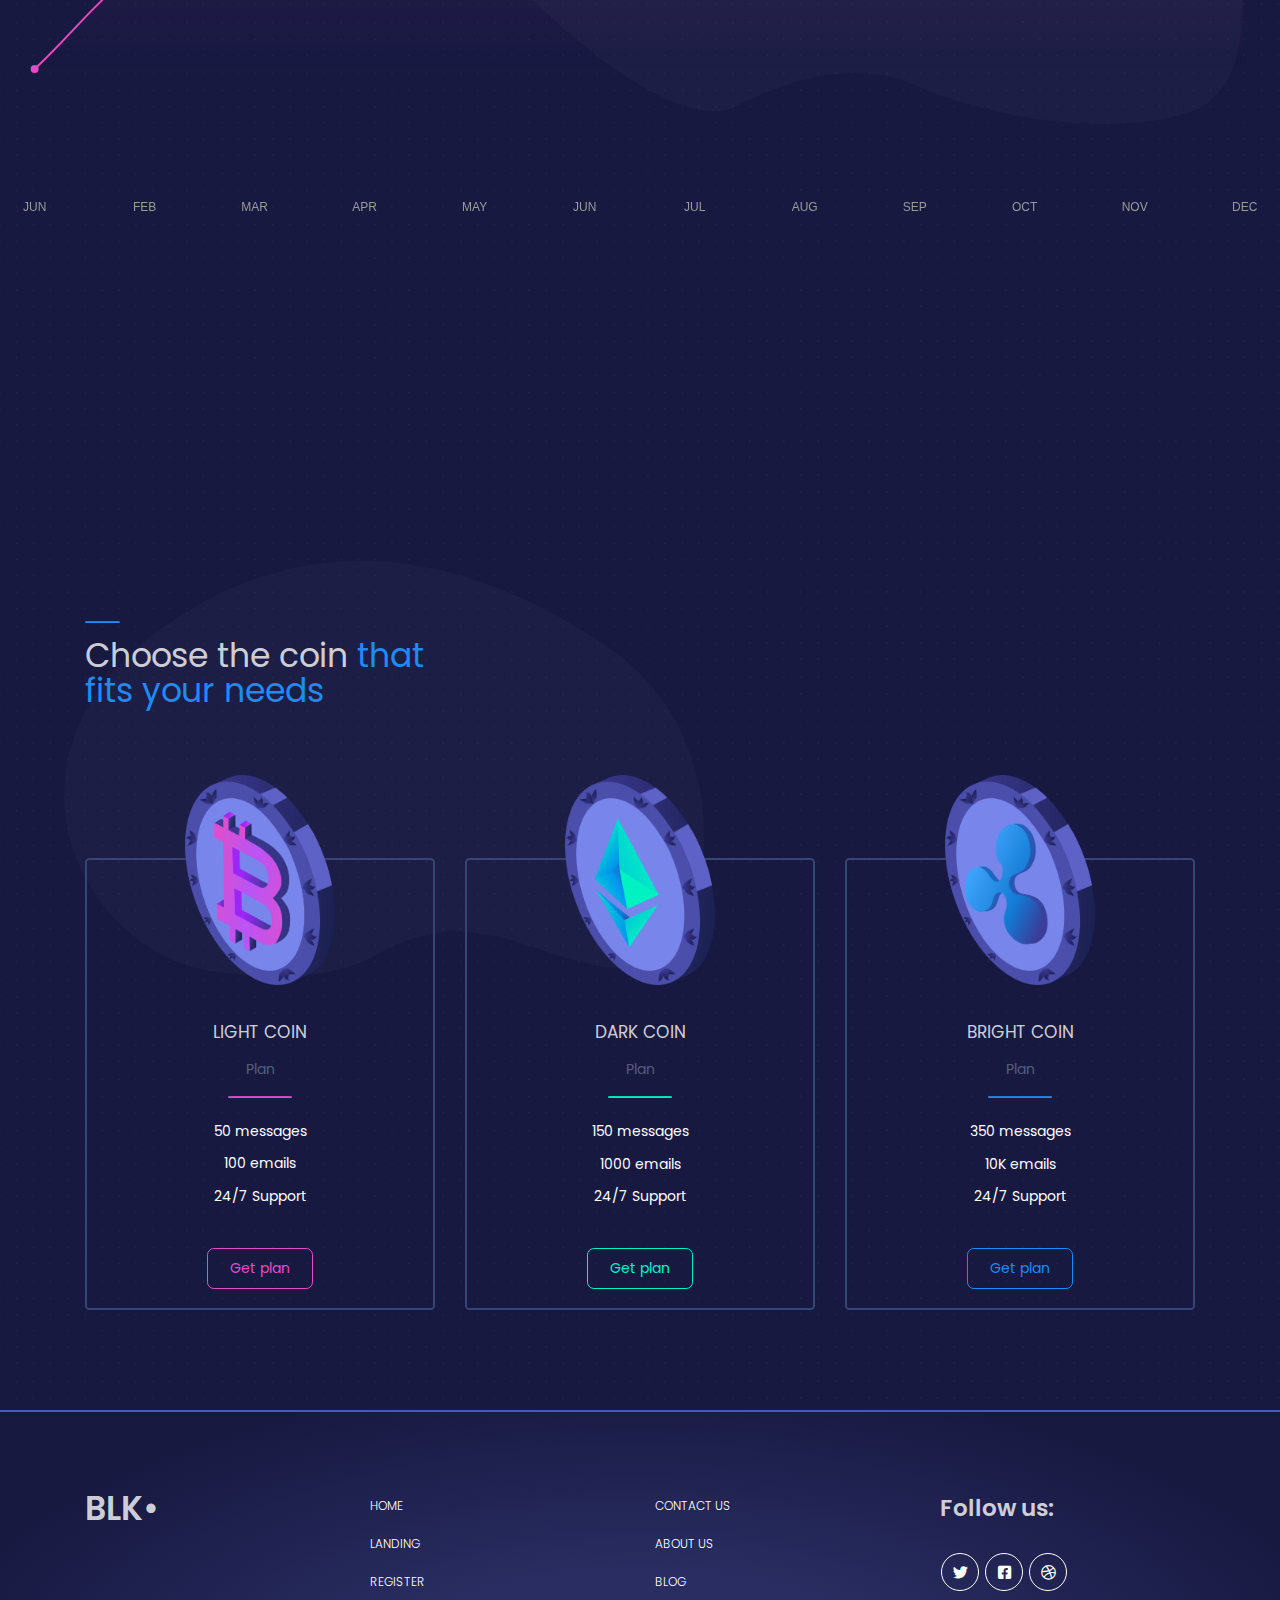
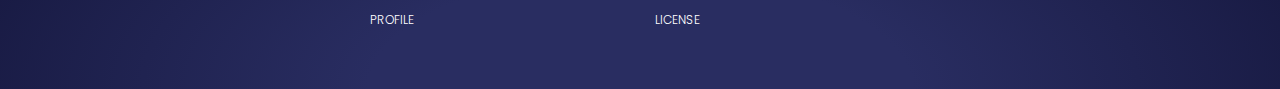
<file: docs/landing-page.html>
<!--
=========================================================
* BLK Design System- v1.0.0
=========================================================

* Product Page: https://www.creative-tim.com/product/blk-design-system
* Copyright 2019 Creative Tim (https://www.creative-tim.com)
* Licensed under MIT

* Coded by Creative Tim

=========================================================

* The above copyright notice and this permission notice shall be included in all copies or substantial portions of the Software.
 -->
<!DOCTYPE html>
<html lang="en">

<head>
  <meta charset="utf-8" />
  <meta name="viewport" content="width=device-width, initial-scale=1, shrink-to-fit=no">
  <link rel="apple-touch-icon" sizes="76x76" href="../assets/img/apple-icon.png">
  <link rel="icon" type="image/png" href="../assets/img/favicon.png">
  <title>
    Blk• Design System by Creative Tim
  </title>
  <!--     Fonts and icons     -->
  <link href="https://fonts.googleapis.com/css?family=Poppins:200,300,400,600,700,800" rel="stylesheet" />
  <link href="https://use.fontawesome.com/releases/v5.0.6/css/all.css" rel="stylesheet">
  <!-- Nucleo Icons -->
  <link href="../assets/css/nucleo-icons.css" rel="stylesheet" />
  <!-- CSS Files -->
  <link href="../assets/css/blk-design-system.css?v=1.0.0" rel="stylesheet" />
  <!-- CSS Just for demo purpose, don't include it in your project -->
  <link href="../assets/demo/demo.css" rel="stylesheet" />
</head>

<body class="landing-page">
  <!-- Navbar -->
  <nav class="navbar navbar-expand-lg fixed-top navbar-transparent " color-on-scroll="100">
    <div class="container">
      <div class="navbar-translate">
        <a class="navbar-brand" href="https://demos.creative-tim.com/blk-design-system/index.html" rel="tooltip" title="Designed and Coded by Creative Tim" data-placement="bottom" target="_blank">
          <span>BLK•</span> Design System
        </a>
        <button class="navbar-toggler navbar-toggler" type="button" data-toggle="collapse" data-target="#navigation" aria-controls="navigation-index" aria-expanded="false" aria-label="Toggle navigation">
          <span class="navbar-toggler-bar bar1"></span>
          <span class="navbar-toggler-bar bar2"></span>
          <span class="navbar-toggler-bar bar3"></span>
        </button>
      </div>
      <div class="collapse navbar-collapse justify-content-end" id="navigation">
        <div class="navbar-collapse-header">
          <div class="row">
            <div class="col-6 collapse-brand">
              <a>
                BLK•
              </a>
            </div>
            <div class="col-6 collapse-close text-right">
              <button type="button" class="navbar-toggler" data-toggle="collapse" data-target="#navigation" aria-controls="navigation-index" aria-expanded="false" aria-label="Toggle navigation">
                <i class="tim-icons icon-simple-remove"></i>
              </button>
            </div>
          </div>
        </div>
        <ul class="navbar-nav">
          <li class="nav-item p-0">
            <a class="nav-link" rel="tooltip" title="Follow us on Twitter" data-placement="bottom" href="https://twitter.com/CreativeTim" target="_blank">
              <i class="fab fa-twitter"></i>
              <p class="d-lg-none d-xl-none">Twitter</p>
            </a>
          </li>
          <li class="nav-item p-0">
            <a class="nav-link" rel="tooltip" title="Like us on Facebook" data-placement="bottom" href="https://www.facebook.com/CreativeTim" target="_blank">
              <i class="fab fa-facebook-square"></i>
              <p class="d-lg-none d-xl-none">Facebook</p>
            </a>
          </li>
          <li class="nav-item p-0">
            <a class="nav-link" rel="tooltip" title="Follow us on Instagram" data-placement="bottom" href="https://www.instagram.com/CreativeTimOfficial" target="_blank">
              <i class="fab fa-instagram"></i>
              <p class="d-lg-none d-xl-none">Instagram</p>
            </a>
          </li>
          <li class="nav-item">
            <a class="nav-link" href="../index.html">Back to Kit</a>
          </li>
          <li class="nav-item">
            <a class="nav-link" href="https://github.com/creativetimofficial/blk-design-system/issues">Have an issue?</a>
          </li>
        </ul>
      </div>
    </div>
  </nav>
  <!-- End Navbar -->
  <div class="wrapper">
    <div class="page-header">
      <img src="../assets/img/blob.png" class="path">
      <img src="../assets/img/path2.png" class="path2">
      <img src="../assets/img/triunghiuri.png" class="shapes triangle">
      <img src="../assets/img/waves.png" class="shapes wave">
      <img src="../assets/img/patrat.png" class="shapes squares">
      <img src="../assets/img/cercuri.png" class="shapes circle">
      <div class="content-center">
        <div class="row row-grid justify-content-between align-items-center text-left">
          <div class="col-lg-6 col-md-6">
            <h1 class="text-white">We keep your coin
              <br/>
              <span class="text-white">secured</span>
            </h1>
            <p class="text-white mb-3">A wonderful serenity has taken possession of my entire soul, like these sweet mornings of spring which I enjoy with my whole heart. I am alone, and feel...</p>
            <div class="btn-wrapper mb-3">
              <p class="category text-success d-inline">From 9.99%/mo</p>
              <a href="#blk" class="btn btn-success btn-link btn-sm"><i class="tim-icons icon-minimal-right"></i></a>
            </div>
            <div class="btn-wrapper">
              <div class="button-container">
                <button href="javascript:void(0)" class="btn btn-icon btn-simple btn-round btn-neutral">
                  <i class="fab fa-twitter"></i>
                </button>
                <button href="javascript:void(0)" class="btn btn-icon btn-simple btn-round btn-neutral">
                  <i class="fab fa-dribbble"></i>
                </button>
                <button href="javascript:void(0)" class="btn btn-icon btn-simple btn-round btn-neutral">
                  <i class="fab fa-facebook"></i>
                </button>
              </div>
            </div>
          </div>
          <div class="col-lg-4 col-md-5">
            <img src="../assets/img/etherum.png" alt="Circle image" class="img-fluid">
          </div>
        </div>
      </div>
    </div>
    <section class="section section-lg">
      <section class="section">
        <img src="../assets/img/path4.png" class="path">
        <div class="container">
          <div class="row row-grid justify-content-between">
            <div class="col-md-5 mt-lg-5">
              <div class="row">
                <div class="col-lg-6 col-sm-12 px-2 py-2">
                  <div class="card card-stats ">
                    <div class="card-body">
                      <div class="row">
                        <div class="col-5 col-md-4">
                          <div class="icon-big text-center icon-warning">
                            <i class="tim-icons icon-trophy text-warning"></i>
                          </div>
                        </div>
                        <div class="col-7 col-md-8">
                          <div class="numbers">
                            <p class="card-title">3,237
                              <p>
                                <p class="card-category">Awards</p>
                          </div>
                        </div>
                      </div>
                    </div>
                  </div>
                </div>
                <div class="col-lg-6 col-sm-12 px-2 py-2">
                  <div class="card card-stats upper bg-default">
                    <div class="card-body">
                      <div class="row">
                        <div class="col-5 col-md-4">
                          <div class="icon-big text-center icon-warning">
                            <i class="tim-icons icon-coins text-white"></i>
                          </div>
                        </div>
                        <div class="col-7 col-md-8">
                          <div class="numbers">
                            <p class="card-title">3,653
                              <p>
                                <p class="card-category">Commits</p>
                          </div>
                        </div>
                      </div>
                    </div>
                  </div>
                </div>
              </div>
              <div class="row">
                <div class="col-lg-6 col-sm-12 px-2 py-2">
                  <div class="card card-stats ">
                    <div class="card-body">
                      <div class="row">
                        <div class="col-5 col-md-4">
                          <div class="icon-big text-center icon-warning">
                            <i class="tim-icons icon-gift-2 text-info"></i>
                          </div>
                        </div>
                        <div class="col-7 col-md-8">
                          <div class="numbers">
                            <p class="card-title">593
                              <p>
                                <p class="card-category">Presents</p>
                          </div>
                        </div>
                      </div>
                    </div>
                  </div>
                </div>
                <div class="col-lg-6 col-sm-12 px-2 py-2">
                  <div class="card card-stats ">
                    <div class="card-body">
                      <div class="row">
                        <div class="col-5 col-md-4">
                          <div class="icon-big text-center icon-warning">
                            <i class="tim-icons icon-credit-card text-success"></i>
                          </div>
                        </div>
                        <div class="col-7 col-md-8">
                          <div class="numbers">
                            <p class="card-title">10,783
                              <p>
                                <p class="card-category">Forks</p>
                          </div>
                        </div>
                      </div>
                    </div>
                  </div>
                </div>
              </div>
            </div>
            <div class="col-md-6">
              <div class="pl-md-5">
                <h1>Large
                  <br/>Achivements</h1>
                <p>I should be capable of drawing a single stroke at the present moment; and yet I feel that I never was a greater artist than now. </p>
                <br/>
                <p>When, while the lovely valley teems with vapour around me, and the meridian sun strikes the upper surface of the impenetrable foliage of my trees, and but a few stray.</p>
                <br/>
                <a href="#" class="font-weight-bold text-info mt-5">Show all <i class="tim-icons icon-minimal-right text-info"></i></a>
              </div>
            </div>
          </div>
        </div>
      </section>
    </section>
    <section class="section section-lg">
      <img src="../assets/img/path4.png" class="path">
      <img src="../assets/img/path5.png" class="path2">
      <img src="../assets/img/path2.png" class="path3">
      <div class="container">
        <div class="row justify-content-center">
          <div class="col-lg-12">
            <h1 class="text-center">Your best benefit</h1>
            <div class="row row-grid justify-content-center">
              <div class="col-lg-3">
                <div class="info">
                  <div class="icon icon-primary">
                    <i class="tim-icons icon-money-coins"></i>
                  </div>
                  <h4 class="info-title">Low Commission</h4>
                  <hr class="line-primary">
                  <p>Divide details about your work into parts. Write a few lines about each one. A paragraph describing a feature will.</p>
                </div>
              </div>
              <div class="col-lg-3">
                <div class="info">
                  <div class="icon icon-warning">
                    <i class="tim-icons icon-chart-pie-36"></i>
                  </div>
                  <h4 class="info-title">High Incomes</h4>
                  <hr class="line-warning">
                  <p>Divide details about your product or agency work into parts. Write a few lines about each one. A paragraph describing feature will be a feature. </p>
                </div>
              </div>
              <div class="col-lg-3">
                <div class="info">
                  <div class="icon icon-success">
                    <i class="tim-icons icon-single-02"></i>
                  </div>
                  <h4 class="info-title">Verified People</h4>
                  <hr class="line-success">
                  <p>Divide details about your product or agency work into parts. Write a few lines about each one. A paragraph describing be enough.</p>
                </div>
              </div>
            </div>
          </div>
        </div>
      </div>
    </section>
    <section class="section section-lg section-safe">
      <img src="../assets/img/path5.png" class="path">
      <div class="container">
        <div class="row row-grid justify-content-between">
          <div class="col-md-5">
            <img src="../assets/img/chester-wade.jpg" class="img-fluid floating">
            <div class="card card-stats bg-danger">
              <div class="card-body">
                <div class="justify-content-center">
                  <div class="numbers">
                    <p class="card-title">100%</p>
                    <p class="card-category text-white">Safe</p>
                  </div>
                </div>
              </div>
            </div>
            <div class="card card-stats bg-info">
              <div class="card-body">
                <div class="justify-content-center">
                  <div class="numbers">
                    <p class="card-title">573 K</p>
                    <p class="card-category text-white">Satisfied customers</p>
                  </div>
                </div>
              </div>
            </div>
            <div class="card card-stats bg-default">
              <div class="card-body">
                <div class="justify-content-center">
                  <div class="numbers">
                    <p class="card-title">10 425</p>
                    <p class="card-category text-white">Business</p>
                  </div>
                </div>
              </div>
            </div>
          </div>
          <div class="col-md-6">
            <div class="px-md-5">
              <hr class="line-success">
              <h3>Awesome features</h3>
              <p>The design system comes with three pre-built pages to help you get started faster. You can change the text and images and you're good to go.</p>
              <ul class="list-unstyled mt-5">
                <li class="py-2">
                  <div class="d-flex align-items-center">
                    <div class="icon icon-success mb-2">
                      <i class="tim-icons icon-vector"></i>
                    </div>
                    <div class="ml-3">
                      <h6>Carefully crafted components</h6>
                    </div>
                  </div>
                </li>
                <li class="py-2">
                  <div class="d-flex align-items-center">
                    <div class="icon icon-success mb-2">
                      <i class="tim-icons icon-tap-02"></i>
                    </div>
                    <div class="ml-3">
                      <h6>Amazing page examples</h6>
                    </div>
                  </div>
                </li>
                <li class="py-2">
                  <div class="d-flex align-items-center">
                    <div class="icon icon-success mb-2">
                      <i class="tim-icons icon-single-02"></i>
                    </div>
                    <div class="ml-3">
                      <h6>Super friendly support team</h6>
                    </div>
                  </div>
                </li>
              </ul>
            </div>
          </div>
        </div>
      </div>
    </section>
    <section class="section section-lg">
      <img src="../assets/img/path4.png" class="path">
      <img src="../assets/img/path2.png" class="path2">
      <div class="col-md-12">
        <div class="card card-chart card-plain">
          <div class="card-header">
            <div class="row">
              <div class="col-sm-6 text-left">
                <hr class="line-primary">
                <h5 class="card-category">Total Investments</h5>
                <h2 class="card-title">Performance</h2>
              </div>
            </div>
          </div>
          <div class="card-body">
            <div class="chart-area">
              <canvas id="chartBig"></canvas>
            </div>
          </div>
        </div>
      </div>
    </section>
    <section class="section section-lg section-coins">
      <img src="../assets/img/path3.png" class="path">
      <div class="container">
        <div class="row">
          <div class="col-md-4">
            <hr class="line-info">
            <h1>Choose the coin
              <span class="text-info">that fits your needs</span>
            </h1>
          </div>
        </div>
        <div class="row">
          <div class="col-md-4">
            <div class="card card-coin card-plain">
              <div class="card-header">
                <img src="../assets/img/bitcoin.png" class="img-center img-fluid">
              </div>
              <div class="card-body">
                <div class="row">
                  <div class="col-md-12 text-center">
                    <h4 class="text-uppercase">Light Coin</h4>
                    <span>Plan</span>
                    <hr class="line-primary">
                  </div>
                </div>
                <div class="row">
                  <ul class="list-group">
                    <li class="list-group-item">50 messages</li>
                    <li class="list-group-item">100 emails</li>
                    <li class="list-group-item">24/7 Support</li>
                  </ul>
                </div>
              </div>
              <div class="card-footer text-center">
                <button class="btn btn-primary btn-simple">Get plan</button>
              </div>
            </div>
          </div>
          <div class="col-md-4">
            <div class="card card-coin card-plain">
              <div class="card-header">
                <img src="../assets/img/etherum.png" class="img-center img-fluid">
              </div>
              <div class="card-body">
                <div class="row">
                  <div class="col-md-12 text-center">
                    <h4 class="text-uppercase">Dark Coin</h4>
                    <span>Plan</span>
                    <hr class="line-success">
                  </div>
                </div>
                <div class="row">
                  <ul class="list-group">
                    <li class="list-group-item">150 messages</li>
                    <li class="list-group-item">1000 emails</li>
                    <li class="list-group-item">24/7 Support</li>
                  </ul>
                </div>
              </div>
              <div class="card-footer text-center">
                <button class="btn btn-success btn-simple">Get plan</button>
              </div>
            </div>
          </div>
          <div class="col-md-4">
            <div class="card card-coin card-plain">
              <div class="card-header">
                <img src="../assets/img/ripp.png" class="img-center img-fluid">
              </div>
              <div class="card-body">
                <div class="row">
                  <div class="col-md-12 text-center">
                    <h4 class="text-uppercase">Bright Coin</h4>
                    <span>Plan</span>
                    <hr class="line-info">
                  </div>
                </div>
                <div class="row">
                  <ul class="list-group">
                    <li class="list-group-item">350 messages</li>
                    <li class="list-group-item">10K emails</li>
                    <li class="list-group-item">24/7 Support</li>
                  </ul>
                </div>
              </div>
              <div class="card-footer text-center">
                <button class="btn btn-info btn-simple">Get plan</button>
              </div>
            </div>
          </div>
        </div>
      </div>
    </section>
    <footer class="footer">
      <div class="container">
        <div class="row">
          <div class="col-md-3">
            <h1 class="title">BLK•</h1>
          </div>
          <div class="col-md-3">
            <ul class="nav">
              <li class="nav-item">
                <a href="../index.html" class="nav-link">
                  Home
                </a>
              </li>
              <li class="nav-item">
                <a href="../examples/landing-page.html" class="nav-link">
                  Landing
                </a>
              </li>
              <li class="nav-item">
                <a href="../examples/register-page.html" class="nav-link">
                  Register
                </a>
              </li>
              <li class="nav-item">
                <a href="../examples/profile-page.html" class="nav-link">
                  Profile
                </a>
              </li>
            </ul>
          </div>
          <div class="col-md-3">
            <ul class="nav">
              <li class="nav-item">
                <a href="https://creative-tim.com/contact-us" class="nav-link">
                  Contact Us
                </a>
              </li>
              <li class="nav-item">
                <a href="https://creative-tim.com/about-us" class="nav-link">
                  About Us
                </a>
              </li>
              <li class="nav-item">
                <a href="https://creative-tim.com/blog" class="nav-link">
                  Blog
                </a>
              </li>
              <li class="nav-item">
                <a href="https://opensource.org/licenses/MIT" class="nav-link">
                  License
                </a>
              </li>
            </ul>
          </div>
          <div class="col-md-3">
            <h3 class="title">Follow us:</h3>
            <div class="btn-wrapper profile">
              <a target="_blank" href="https://twitter.com/creativetim" class="btn btn-icon btn-neutral btn-round btn-simple" data-toggle="tooltip" data-original-title="Follow us">
                <i class="fab fa-twitter"></i>
              </a>
              <a target="_blank" href="https://www.facebook.com/creativetim" class="btn btn-icon btn-neutral btn-round btn-simple" data-toggle="tooltip" data-original-title="Like us">
                <i class="fab fa-facebook-square"></i>
              </a>
              <a target="_blank" href="https://dribbble.com/creativetim" class="btn btn-icon btn-neutral  btn-round btn-simple" data-toggle="tooltip" data-original-title="Follow us">
                <i class="fab fa-dribbble"></i>
              </a>
            </div>
          </div>
        </div>
      </div>
    </footer>
  </div>
  <!--   Core JS Files   -->
  <script src="../assets/js/core/jquery.min.js" type="text/javascript"></script>
  <script src="../assets/js/core/popper.min.js" type="text/javascript"></script>
  <script src="../assets/js/core/bootstrap.min.js" type="text/javascript"></script>
  <script src="../assets/js/plugins/perfect-scrollbar.jquery.min.js"></script>
  <!--  Plugin for Switches, full documentation here: http://www.jque.re/plugins/version3/bootstrap.switch/ -->
  <script src="../assets/js/plugins/bootstrap-switch.js"></script>
  <!--  Plugin for the Sliders, full documentation here: http://refreshless.com/nouislider/ -->
  <script src="../assets/js/plugins/nouislider.min.js" type="text/javascript"></script>
  <!-- Chart JS -->
  <script src="../assets/js/plugins/chartjs.min.js"></script>
  <!--  Plugin for the DatePicker, full documentation here: https://github.com/uxsolutions/bootstrap-datepicker -->
  <script src="../assets/js/plugins/moment.min.js"></script>
  <script src="../assets/js/plugins/bootstrap-datetimepicker.js" type="text/javascript"></script>
  <!-- Black Dashboard DEMO methods, don't include it in your project! -->
  <script src="../assets/demo/demo.js"></script>
  <!-- Control Center for Black UI Kit: parallax effects, scripts for the example pages etc -->
  <script src="../assets/js/blk-design-system.min.js?v=1.0.0" type="text/javascript"></script>
  <script>
    $(document).ready(function() {
      // Javascript method's body can be found in assets/assets-for-demo/js/demo.js
      demo.initLandingPageChart();
    });
  </script>
</body>

</html>
</file>
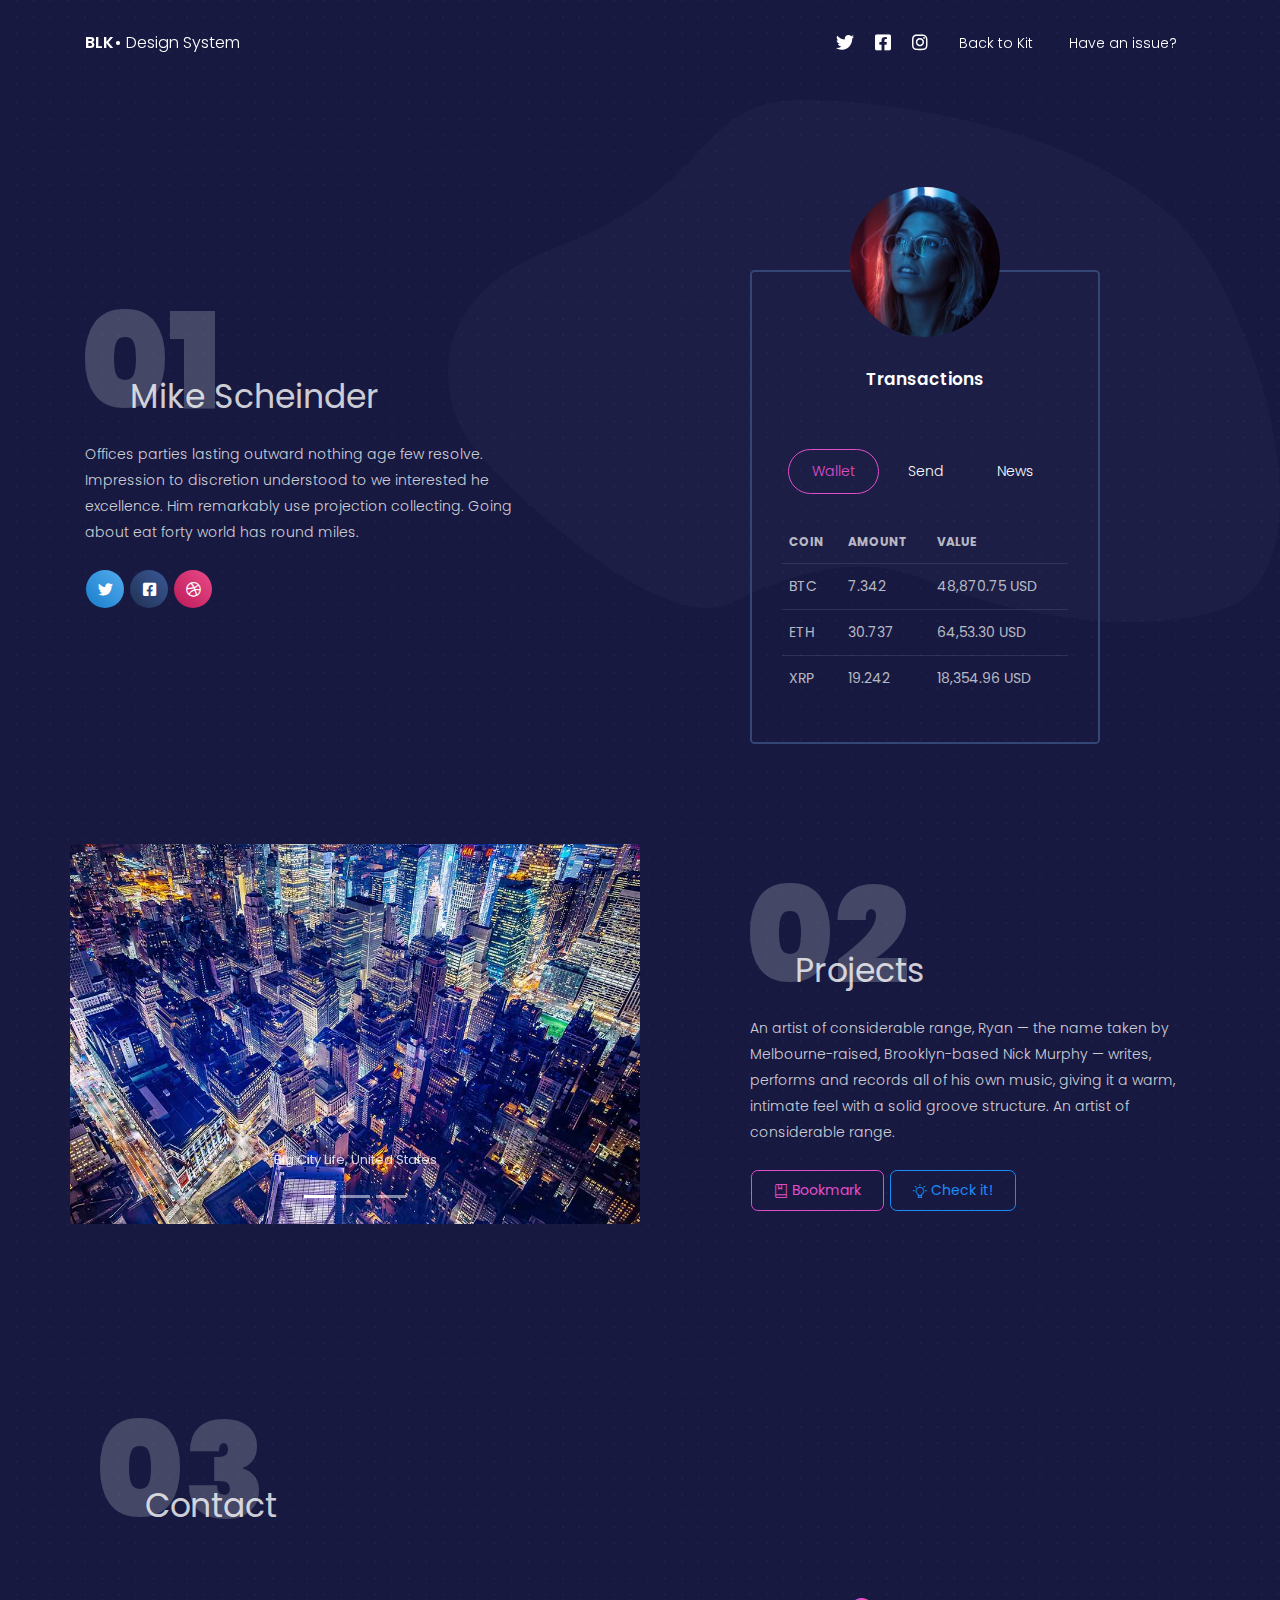
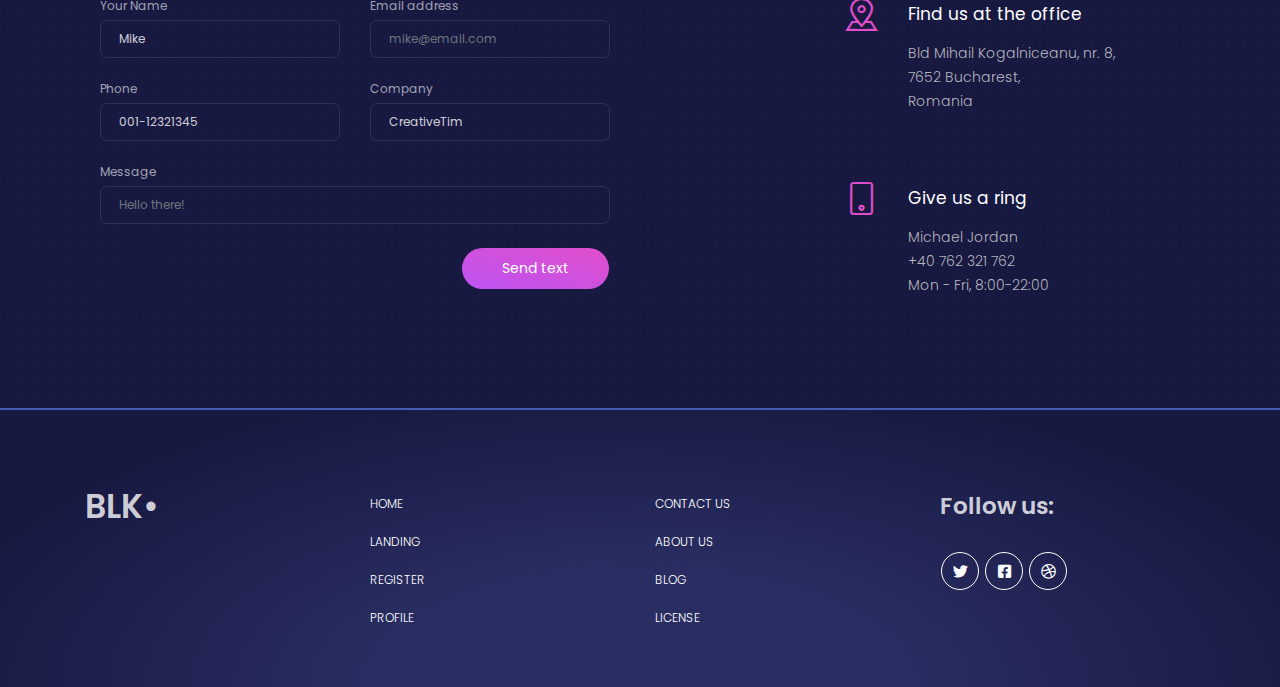
<file: docs/profile-page.html>
<!--
=========================================================
* BLK Design System- v1.0.0
=========================================================

* Product Page: https://www.creative-tim.com/product/blk-design-system
* Copyright 2019 Creative Tim (https://www.creative-tim.com)
* Licensed under MIT

* Coded by Creative Tim

=========================================================

* The above copyright notice and this permission notice shall be included in all copies or substantial portions of the Software.
 -->
<!DOCTYPE html>
<html lang="en">

<head>
  <meta charset="utf-8" />
  <meta name="viewport" content="width=device-width, initial-scale=1, shrink-to-fit=no">
  <link rel="apple-touch-icon" sizes="76x76" href="../assets/img/apple-icon.png">
  <link rel="icon" type="image/png" href="../assets/img/favicon.png">
  <title>
    Blk• Design System by Creative Tim
  </title>
  <!--     Fonts and icons     -->
  <link href="https://fonts.googleapis.com/css?family=Poppins:200,300,400,600,700,800" rel="stylesheet" />
  <link href="https://use.fontawesome.com/releases/v5.0.6/css/all.css" rel="stylesheet">
  <!-- Nucleo Icons -->
  <link href="../assets/css/nucleo-icons.css" rel="stylesheet" />
  <!-- CSS Files -->
  <link href="../assets/css/blk-design-system.css?v=1.0.0" rel="stylesheet" />
  <!-- CSS Just for demo purpose, don't include it in your project -->
  <link href="../assets/demo/demo.css" rel="stylesheet" />
</head>

<body class="profile-page">
  <!-- Navbar -->
  <nav class="navbar navbar-expand-lg fixed-top navbar-transparent " color-on-scroll="100">
    <div class="container">
      <div class="navbar-translate">
        <a class="navbar-brand" href="https://demos.creative-tim.com/blk-design-system/index.html" rel="tooltip" title="Designed and Coded by Creative Tim" data-placement="bottom" target="_blank">
          <span>BLK•</span> Design System
        </a>
        <button class="navbar-toggler navbar-toggler" type="button" data-toggle="collapse" data-target="#navigation" aria-controls="navigation-index" aria-expanded="false" aria-label="Toggle navigation">
          <span class="navbar-toggler-bar bar1"></span>
          <span class="navbar-toggler-bar bar2"></span>
          <span class="navbar-toggler-bar bar3"></span>
        </button>
      </div>
      <div class="collapse navbar-collapse justify-content-end" id="navigation">
        <div class="navbar-collapse-header">
          <div class="row">
            <div class="col-6 collapse-brand">
              <a>
                BLK•
              </a>
            </div>
            <div class="col-6 collapse-close text-right">
              <button type="button" class="navbar-toggler" data-toggle="collapse" data-target="#navigation" aria-controls="navigation-index" aria-expanded="false" aria-label="Toggle navigation">
                <i class="tim-icons icon-simple-remove"></i>
              </button>
            </div>
          </div>
        </div>
        <ul class="navbar-nav">
          <li class="nav-item p-0">
            <a class="nav-link" rel="tooltip" title="Follow us on Twitter" data-placement="bottom" href="https://twitter.com/CreativeTim" target="_blank">
              <i class="fab fa-twitter"></i>
              <p class="d-lg-none d-xl-none">Twitter</p>
            </a>
          </li>
          <li class="nav-item p-0">
            <a class="nav-link" rel="tooltip" title="Like us on Facebook" data-placement="bottom" href="https://www.facebook.com/CreativeTim" target="_blank">
              <i class="fab fa-facebook-square"></i>
              <p class="d-lg-none d-xl-none">Facebook</p>
            </a>
          </li>
          <li class="nav-item p-0">
            <a class="nav-link" rel="tooltip" title="Follow us on Instagram" data-placement="bottom" href="https://www.instagram.com/CreativeTimOfficial" target="_blank">
              <i class="fab fa-instagram"></i>
              <p class="d-lg-none d-xl-none">Instagram</p>
            </a>
          </li>
          <li class="nav-item">
            <a class="nav-link" href="../index.html">Back to Kit</a>
          </li>
          <li class="nav-item">
            <a class="nav-link" href="https://github.com/creativetimofficial/blk-design-system/issues">Have an issue?</a>
          </li>
        </ul>
      </div>
    </div>
  </nav>
  <!-- End Navbar -->
  <div class="wrapper">
    <div class="page-header">
      <img src="../assets/img/dots.png" class="dots">
      <img src="../assets/img/path4.png" class="path">
      <div class="container align-items-center">
        <div class="row">
          <div class="col-lg-6 col-md-6">
            <h1 class="profile-title text-left">Mike Scheinder</h1>
            <h5 class="text-on-back">01</h5>
            <p class="profile-description">Offices parties lasting outward nothing age few resolve. Impression to discretion understood to we interested he excellence. Him remarkably use projection collecting. Going about eat forty world has round miles.</p>
            <div class="btn-wrapper profile pt-3">
              <a target="_blank" href="https://twitter.com/creativetim" class="btn btn-icon btn-twitter btn-round" data-toggle="tooltip" data-original-title="Follow us">
                <i class="fab fa-twitter"></i>
              </a>
              <a target="_blank" href="https://www.facebook.com/creativetim" class="btn btn-icon btn-facebook btn-round" data-toggle="tooltip" data-original-title="Like us">
                <i class="fab fa-facebook-square"></i>
              </a>
              <a target="_blank" href="https://dribbble.com/creativetim" class="btn btn-icon btn-dribbble  btn-round" data-toggle="tooltip" data-original-title="Follow us">
                <i class="fab fa-dribbble"></i>
              </a>
            </div>
          </div>
          <div class="col-lg-4 col-md-6 ml-auto mr-auto">
            <div class="card card-coin card-plain">
              <div class="card-header">
                <img src="../assets/img/mike.jpg" class="img-center img-fluid rounded-circle">
                <h4 class="title">Transactions</h4>
              </div>
              <div class="card-body">
                <ul class="nav nav-tabs nav-tabs-primary justify-content-center">
                  <li class="nav-item">
                    <a class="nav-link active" data-toggle="tab" href="#linka">
                      Wallet
                    </a>
                  </li>
                  <li class="nav-item">
                    <a class="nav-link" data-toggle="tab" href="#linkb">
                      Send
                    </a>
                  </li>
                  <li class="nav-item">
                    <a class="nav-link" data-toggle="tab" href="#linkc">
                      News
                    </a>
                  </li>
                </ul>
                <div class="tab-content tab-subcategories">
                  <div class="tab-pane active" id="linka">
                    <div class="table-responsive">
                      <table class="table tablesorter " id="plain-table">
                        <thead class=" text-primary">
                          <tr>
                            <th class="header">
                              COIN
                            </th>
                            <th class="header">
                              AMOUNT
                            </th>
                            <th class="header">
                              VALUE
                            </th>
                          </tr>
                        </thead>
                        <tbody>
                          <tr>
                            <td>
                              BTC
                            </td>
                            <td>
                              7.342
                            </td>
                            <td>
                              48,870.75 USD
                            </td>
                          </tr>
                          <tr>
                            <td>
                              ETH
                            </td>
                            <td>
                              30.737
                            </td>
                            <td>
                              64,53.30 USD
                            </td>
                          </tr>
                          <tr>
                            <td>
                              XRP
                            </td>
                            <td>
                              19.242
                            </td>
                            <td>
                              18,354.96 USD
                            </td>
                          </tr>
                        </tbody>
                      </table>
                    </div>
                  </div>
                  <div class="tab-pane" id="linkb">
                    <div class="row">
                      <label class="col-sm-3 col-form-label">Pay to</label>
                      <div class="col-sm-9">
                        <div class="form-group">
                          <input type="text" class="form-control" placeholder="e.g. 1Nasd92348hU984353hfid">
                          <span class="form-text">Please enter a valid address.</span>
                        </div>
                      </div>
                    </div>
                    <div class="row">
                      <label class="col-sm-3 col-form-label">Amount</label>
                      <div class="col-sm-9">
                        <div class="form-group">
                          <input type="text" class="form-control" placeholder="1.587">
                        </div>
                      </div>
                    </div>
                    <button type="submit" class="btn btn-simple btn-primary btn-icon btn-round float-right"><i class="tim-icons icon-send"></i></button>
                  </div>
                  <div class="tab-pane" id="linkc">
                    <div class="table-responsive">
                      <table class="table tablesorter " id="plain-table">
                        <thead class=" text-primary">
                          <tr>
                            <th class="header">
                              Latest Crypto News
                            </th>
                          </tr>
                        </thead>
                        <tbody>
                          <tr>
                            <td>
                              The Daily: Nexo to Pay on Stable...
                            </td>
                          </tr>
                          <tr>
                            <td>
                              Venezuela Begins Public of Nation...
                            </td>
                          </tr>
                          <tr>
                            <td>
                              PR: BitCanna – Dutch Blockchain...
                            </td>
                          </tr>
                        </tbody>
                      </table>
                    </div>
                  </div>
                </div>
              </div>
            </div>
          </div>
        </div>
      </div>
    </div>
    <div class="section">
      <div class="container">
        <div class="row justify-content-between">
          <div class="col-md-6">
            <div class="row justify-content-between align-items-center">
              <div id="carouselExampleIndicators" class="carousel slide" data-ride="carousel">
                <ol class="carousel-indicators">
                  <li data-target="#carouselExampleIndicators" data-slide-to="0" class="active"></li>
                  <li data-target="#carouselExampleIndicators" data-slide-to="1"></li>
                  <li data-target="#carouselExampleIndicators" data-slide-to="2"></li>
                </ol>
                <div class="carousel-inner" role="listbox">
                  <div class="carousel-item active">
                    <img class="d-block" src="../assets/img/denys.jpg" alt="First slide">
                    <div class="carousel-caption d-none d-md-block">
                      <h5>Big City Life, United States</h5>
                    </div>
                  </div>
                  <div class="carousel-item">
                    <img class="d-block" src="../assets/img/fabien-bazanegue.jpg" alt="Second slide">
                    <div class="carousel-caption d-none d-md-block">
                      <h5>Somewhere Beyond, United States</h5>
                    </div>
                  </div>
                  <div class="carousel-item">
                    <img class="d-block" src="../assets/img/mark-finn.jpg" alt="Third slide">
                    <div class="carousel-caption d-none d-md-block">
                      <h5>Stocks, United States</h5>
                    </div>
                  </div>
                </div>
                <a class="carousel-control-prev" href="#carouselExampleIndicators" role="button" data-slide="prev">
                  <i class="tim-icons icon-minimal-left"></i>
                </a>
                <a class="carousel-control-next" href="#carouselExampleIndicators" role="button" data-slide="next">
                  <i class="tim-icons icon-minimal-right"></i>
                </a>
              </div>
            </div>
          </div>
          <div class="col-md-5">
            <h1 class="profile-title text-left">Projects</h1>
            <h5 class="text-on-back">02</h5>
            <p class="profile-description text-left">An artist of considerable range, Ryan — the name taken by Melbourne-raised, Brooklyn-based Nick Murphy — writes, performs and records all of his own music, giving it a warm, intimate feel with a solid groove structure. An artist of considerable range.</p>
            <div class="btn-wrapper pt-3">
              <button href="javascript:void(0)" class="btn btn-simple btn-primary">
                <i class="tim-icons icon-book-bookmark"></i> Bookmark
              </button>
              <button href="javascript:void(0)" class="btn btn-simple btn-info">
                <i class="tim-icons icon-bulb-63"></i> Check it!
              </button>
            </div>
          </div>
        </div>
      </div>
    </div>
    <section class="section">
      <div class="container">
        <div class="row">
          <div class="col-md-6">
            <div class="card card-plain">
              <div class="card-header">
                <h1 class="profile-title text-left">Contact</h1>
                <h5 class="text-on-back">03</h5>
              </div>
              <div class="card-body">
                <form>
                  <div class="row">
                    <div class="col-md-6">
                      <div class="form-group">
                        <label>Your Name</label>
                        <input type="text" class="form-control" value="Mike">
                      </div>
                    </div>
                    <div class="col-md-6">
                      <div class="form-group">
                        <label>Email address</label>
                        <input type="email" class="form-control" placeholder="mike@email.com">
                      </div>
                    </div>
                  </div>
                  <div class="row">
                    <div class="col-md-6">
                      <div class="form-group">
                        <label>Phone</label>
                        <input type="text" class="form-control" value="001-12321345">
                      </div>
                    </div>
                    <div class="col-md-6">
                      <div class="form-group">
                        <label>Company</label>
                        <input type="text" class="form-control" value="CreativeTim">
                      </div>
                    </div>
                  </div>
                  <div class="row">
                    <div class="col-md-12">
                      <div class="form-group">
                        <label>Message</label>
                        <input type="text" class="form-control" placeholder="Hello there!">
                      </div>
                    </div>
                  </div>
                  <button type="submit" class="btn btn-primary btn-round float-right" rel="tooltip" data-original-title="Can't wait for your message" data-placement="right">Send text</button>
                </form>
              </div>
            </div>
          </div>
          <div class="col-md-4 ml-auto">
            <div class="info info-horizontal">
              <div class="icon icon-primary">
                <i class="tim-icons icon-square-pin"></i>
              </div>
              <div class="description">
                <h4 class="info-title">Find us at the office</h4>
                <p> Bld Mihail Kogalniceanu, nr. 8,
                  <br> 7652 Bucharest,
                  <br> Romania
                </p>
              </div>
            </div>
            <div class="info info-horizontal">
              <div class="icon icon-primary">
                <i class="tim-icons icon-mobile"></i>
              </div>
              <div class="description">
                <h4 class="info-title">Give us a ring</h4>
                <p> Michael Jordan
                  <br> +40 762 321 762
                  <br> Mon - Fri, 8:00-22:00
                </p>
              </div>
            </div>
          </div>
        </div>
      </div>
    </section>
    <footer class="footer">
      <div class="container">
        <div class="row">
          <div class="col-md-3">
            <h1 class="title">BLK•</h1>
          </div>
          <div class="col-md-3">
            <ul class="nav">
              <li class="nav-item">
                <a href="../index.html" class="nav-link">
                  Home
                </a>
              </li>
              <li class="nav-item">
                <a href="../examples/landing-page.html" class="nav-link">
                  Landing
                </a>
              </li>
              <li class="nav-item">
                <a href="../examples/register-page.html" class="nav-link">
                  Register
                </a>
              </li>
              <li class="nav-item">
                <a href="../examples/profile-page.html" class="nav-link">
                  Profile
                </a>
              </li>
            </ul>
          </div>
          <div class="col-md-3">
            <ul class="nav">
              <li class="nav-item">
                <a href="https://creative-tim.com/contact-us" class="nav-link">
                  Contact Us
                </a>
              </li>
              <li class="nav-item">
                <a href="https://creative-tim.com/about-us" class="nav-link">
                  About Us
                </a>
              </li>
              <li class="nav-item">
                <a href="https://creative-tim.com/blog" class="nav-link">
                  Blog
                </a>
              </li>
              <li class="nav-item">
                <a href="https://opensource.org/licenses/MIT" class="nav-link">
                  License
                </a>
              </li>
            </ul>
          </div>
          <div class="col-md-3">
            <h3 class="title">Follow us:</h3>
            <div class="btn-wrapper profile">
              <a target="_blank" href="https://twitter.com/creativetim" class="btn btn-icon btn-neutral btn-round btn-simple" data-toggle="tooltip" data-original-title="Follow us">
                <i class="fab fa-twitter"></i>
              </a>
              <a target="_blank" href="https://www.facebook.com/creativetim" class="btn btn-icon btn-neutral btn-round btn-simple" data-toggle="tooltip" data-original-title="Like us">
                <i class="fab fa-facebook-square"></i>
              </a>
              <a target="_blank" href="https://dribbble.com/creativetim" class="btn btn-icon btn-neutral  btn-round btn-simple" data-toggle="tooltip" data-original-title="Follow us">
                <i class="fab fa-dribbble"></i>
              </a>
            </div>
          </div>
        </div>
      </div>
    </footer>
  </div>
  <!--   Core JS Files   -->
  <script src="../assets/js/core/jquery.min.js" type="text/javascript"></script>
  <script src="../assets/js/core/popper.min.js" type="text/javascript"></script>
  <script src="../assets/js/core/bootstrap.min.js" type="text/javascript"></script>
  <script src="../assets/js/plugins/perfect-scrollbar.jquery.min.js"></script>
  <!--  Plugin for Switches, full documentation here: http://www.jque.re/plugins/version3/bootstrap.switch/ -->
  <script src="../assets/js/plugins/bootstrap-switch.js"></script>
  <!--  Plugin for the Sliders, full documentation here: http://refreshless.com/nouislider/ -->
  <script src="../assets/js/plugins/nouislider.min.js" type="text/javascript"></script>
  <!-- Chart JS -->
  <script src="../assets/js/plugins/chartjs.min.js"></script>
  <!--  Plugin for the DatePicker, full documentation here: https://github.com/uxsolutions/bootstrap-datepicker -->
  <script src="../assets/js/plugins/moment.min.js"></script>
  <script src="../assets/js/plugins/bootstrap-datetimepicker.js" type="text/javascript"></script>
  <!-- Black Dashboard DEMO methods, don't include it in your project! -->
  <script src="../assets/demo/demo.js"></script>
  <!-- Control Center for Black UI Kit: parallax effects, scripts for the example pages etc -->
  <script src="../assets/js/blk-design-system.min.js?v=1.0.0" type="text/javascript"></script>
</body>

</html>
</file>
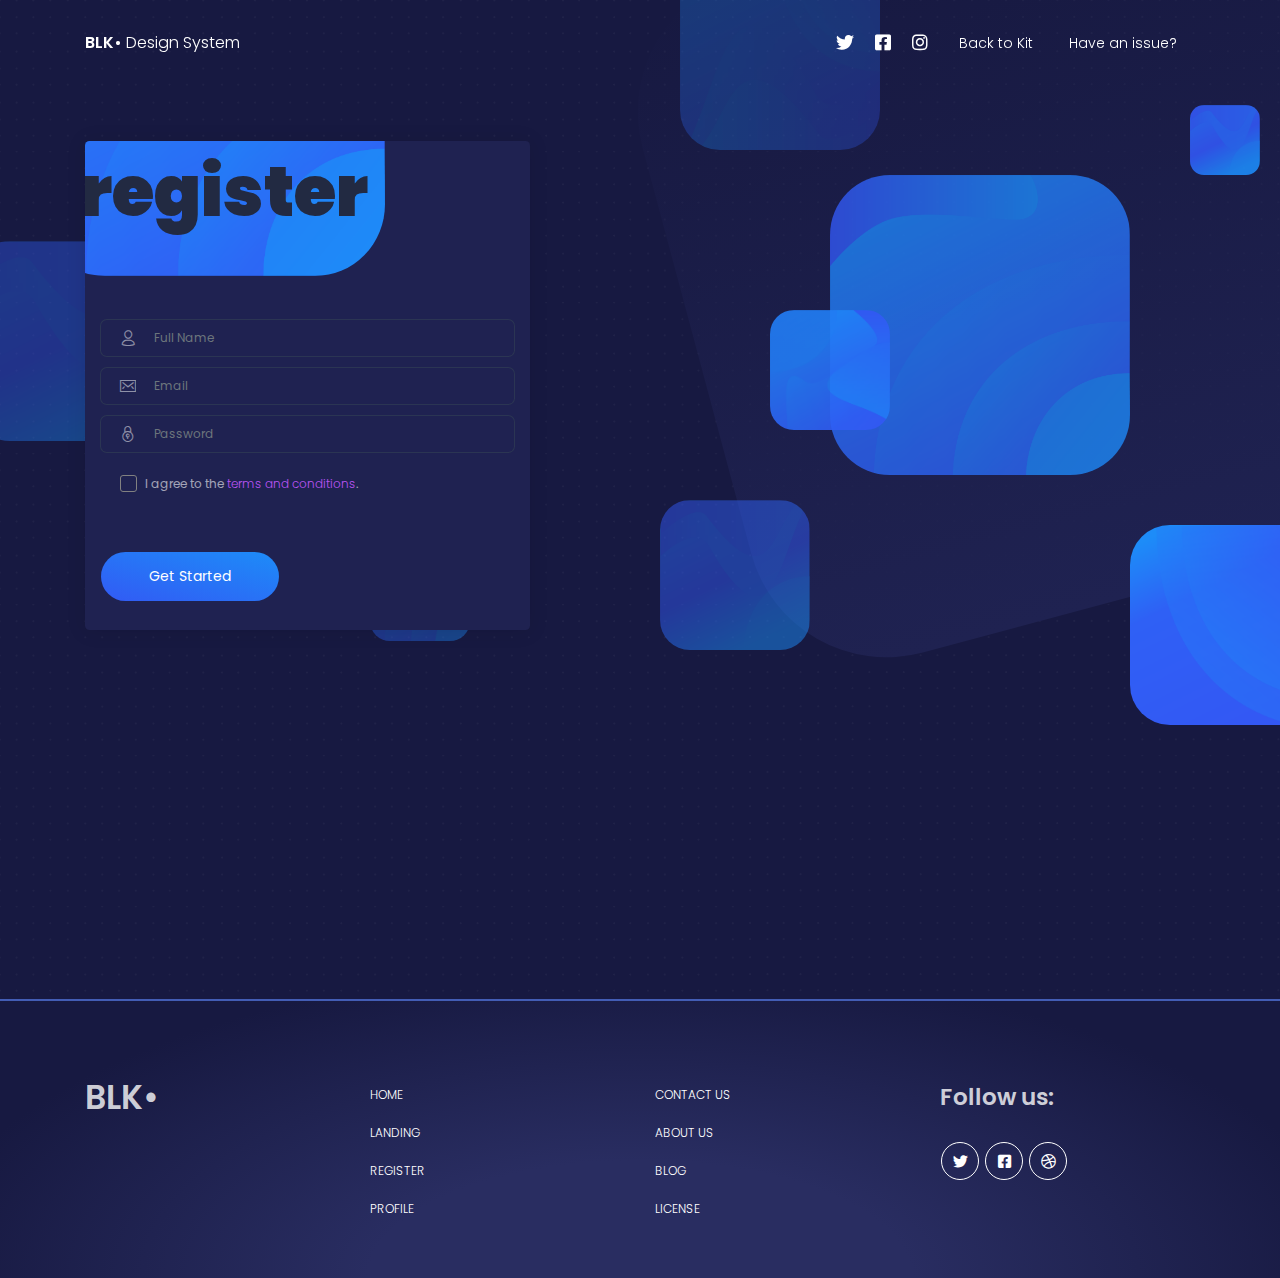
<file: docs/register-page.html>
<!--
=========================================================
* BLK Design System- v1.0.0
=========================================================

* Product Page: https://www.creative-tim.com/product/blk-design-system
* Copyright 2019 Creative Tim (https://www.creative-tim.com)
* Licensed under MIT

* Coded by Creative Tim

=========================================================

* The above copyright notice and this permission notice shall be included in all copies or substantial portions of the Software.
 -->
<!DOCTYPE html>
<html lang="en">

<head>
  <meta charset="utf-8" />
  <meta name="viewport" content="width=device-width, initial-scale=1, shrink-to-fit=no">
  <link rel="apple-touch-icon" sizes="76x76" href="../assets/img/apple-icon.png">
  <link rel="icon" type="image/png" href="../assets/img/favicon.png">
  <title>
    Blk• Design System by Creative Tim
  </title>
  <!--     Fonts and icons     -->
  <link href="https://fonts.googleapis.com/css?family=Poppins:200,300,400,600,700,800" rel="stylesheet" />
  <link href="https://use.fontawesome.com/releases/v5.0.6/css/all.css" rel="stylesheet">
  <!-- Nucleo Icons -->
  <link href="../assets/css/nucleo-icons.css" rel="stylesheet" />
  <!-- CSS Files -->
  <link href="../assets/css/blk-design-system.css?v=1.0.0" rel="stylesheet" />
  <!-- CSS Just for demo purpose, don't include it in your project -->
  <link href="../assets/demo/demo.css" rel="stylesheet" />
</head>

<body class="register-page">
  <!-- Navbar -->
  <nav class="navbar navbar-expand-lg fixed-top navbar-transparent " color-on-scroll="100">
    <div class="container">
      <div class="navbar-translate">
        <a class="navbar-brand" href="https://demos.creative-tim.com/blk-design-system/index.html" rel="tooltip" title="Designed and Coded by Creative Tim" data-placement="bottom" target="_blank">
          <span>BLK•</span> Design System
        </a>
        <button class="navbar-toggler navbar-toggler" type="button" data-toggle="collapse" data-target="#navigation" aria-controls="navigation-index" aria-expanded="false" aria-label="Toggle navigation">
          <span class="navbar-toggler-bar bar1"></span>
          <span class="navbar-toggler-bar bar2"></span>
          <span class="navbar-toggler-bar bar3"></span>
        </button>
      </div>
      <div class="collapse navbar-collapse justify-content-end" id="navigation">
        <div class="navbar-collapse-header">
          <div class="row">
            <div class="col-6 collapse-brand">
              <a>
                BLK•
              </a>
            </div>
            <div class="col-6 collapse-close text-right">
              <button type="button" class="navbar-toggler" data-toggle="collapse" data-target="#navigation" aria-controls="navigation-index" aria-expanded="false" aria-label="Toggle navigation">
                <i class="tim-icons icon-simple-remove"></i>
              </button>
            </div>
          </div>
        </div>
        <ul class="navbar-nav">
          <li class="nav-item p-0">
            <a class="nav-link" rel="tooltip" title="Follow us on Twitter" data-placement="bottom" href="https://twitter.com/CreativeTim" target="_blank">
              <i class="fab fa-twitter"></i>
              <p class="d-lg-none d-xl-none">Twitter</p>
            </a>
          </li>
          <li class="nav-item p-0">
            <a class="nav-link" rel="tooltip" title="Like us on Facebook" data-placement="bottom" href="https://www.facebook.com/CreativeTim" target="_blank">
              <i class="fab fa-facebook-square"></i>
              <p class="d-lg-none d-xl-none">Facebook</p>
            </a>
          </li>
          <li class="nav-item p-0">
            <a class="nav-link" rel="tooltip" title="Follow us on Instagram" data-placement="bottom" href="https://www.instagram.com/CreativeTimOfficial" target="_blank">
              <i class="fab fa-instagram"></i>
              <p class="d-lg-none d-xl-none">Instagram</p>
            </a>
          </li>
          <li class="nav-item">
            <a class="nav-link" href="../index.html">Back to Kit</a>
          </li>
          <li class="nav-item">
            <a class="nav-link" href="https://github.com/creativetimofficial/blk-design-system/issues">Have an issue?</a>
          </li>
        </ul>
      </div>
    </div>
  </nav>
  <!-- End Navbar -->
  <div class="wrapper">
    <div class="page-header">
      <div class="page-header-image"></div>
      <div class="content">
        <div class="container">
          <div class="row">
            <div class="col-lg-5 col-md-6 offset-lg-0 offset-md-3">
              <div id="square7" class="square square-7"></div>
              <div id="square8" class="square square-8"></div>
              <div class="card card-register">
                <div class="card-header">
                  <img class="card-img" src="../assets/img/square1.png" alt="Card image">
                  <h4 class="card-title">Register</h4>
                </div>
                <div class="card-body">
                  <form class="form">
                    <div class="input-group">
                      <div class="input-group-prepend">
                        <div class="input-group-text">
                          <i class="tim-icons icon-single-02"></i>
                        </div>
                      </div>
                      <input type="text" class="form-control" placeholder="Full Name">
                    </div>
                    <div class="input-group">
                      <div class="input-group-prepend">
                        <div class="input-group-text">
                          <i class="tim-icons icon-email-85"></i>
                        </div>
                      </div>
                      <input type="text" placeholder="Email" class="form-control">
                    </div>
                    <div class="input-group">
                      <div class="input-group-prepend">
                        <div class="input-group-text">
                          <i class="tim-icons icon-lock-circle"></i>
                        </div>
                      </div>
                      <input type="text" class="form-control" placeholder="Password">
                    </div>
                    <div class="form-check text-left">
                      <label class="form-check-label">
                        <input class="form-check-input" type="checkbox">
                        <span class="form-check-sign"></span>
                        I agree to the
                        <a href="javascript:void(0)">terms and conditions</a>.
                      </label>
                    </div>
                  </form>
                </div>
                <div class="card-footer">
                  <a href="javascript:void(0)" class="btn btn-info btn-round btn-lg">Get Started</a>
                </div>
              </div>
            </div>
          </div>
          <div class="register-bg"></div>
          <div id="square1" class="square square-1"></div>
          <div id="square2" class="square square-2"></div>
          <div id="square3" class="square square-3"></div>
          <div id="square4" class="square square-4"></div>
          <div id="square5" class="square square-5"></div>
          <div id="square6" class="square square-6"></div>
        </div>
      </div>
    </div>
    <footer class="footer">
      <div class="container">
        <div class="row">
          <div class="col-md-3">
            <h1 class="title">BLK•</h1>
          </div>
          <div class="col-md-3">
            <ul class="nav">
              <li class="nav-item">
                <a href="../index.html" class="nav-link">
                  Home
                </a>
              </li>
              <li class="nav-item">
                <a href="../examples/landing-page.html" class="nav-link">
                  Landing
                </a>
              </li>
              <li class="nav-item">
                <a href="../examples/register-page.html" class="nav-link">
                  Register
                </a>
              </li>
              <li class="nav-item">
                <a href="../examples/profile-page.html" class="nav-link">
                  Profile
                </a>
              </li>
            </ul>
          </div>
          <div class="col-md-3">
            <ul class="nav">
              <li class="nav-item">
                <a href="https://creative-tim.com/contact-us" class="nav-link">
                  Contact Us
                </a>
              </li>
              <li class="nav-item">
                <a href="https://creative-tim.com/about-us" class="nav-link">
                  About Us
                </a>
              </li>
              <li class="nav-item">
                <a href="https://creative-tim.com/blog" class="nav-link">
                  Blog
                </a>
              </li>
              <li class="nav-item">
                <a href="https://opensource.org/licenses/MIT" class="nav-link">
                  License
                </a>
              </li>
            </ul>
          </div>
          <div class="col-md-3">
            <h3 class="title">Follow us:</h3>
            <div class="btn-wrapper profile">
              <a target="_blank" href="https://twitter.com/creativetim" class="btn btn-icon btn-neutral btn-round btn-simple" data-toggle="tooltip" data-original-title="Follow us">
                <i class="fab fa-twitter"></i>
              </a>
              <a target="_blank" href="https://www.facebook.com/creativetim" class="btn btn-icon btn-neutral btn-round btn-simple" data-toggle="tooltip" data-original-title="Like us">
                <i class="fab fa-facebook-square"></i>
              </a>
              <a target="_blank" href="https://dribbble.com/creativetim" class="btn btn-icon btn-neutral  btn-round btn-simple" data-toggle="tooltip" data-original-title="Follow us">
                <i class="fab fa-dribbble"></i>
              </a>
            </div>
          </div>
        </div>
      </div>
    </footer>
  </div>
  <!--   Core JS Files   -->
  <script src="../assets/js/core/jquery.min.js" type="text/javascript"></script>
  <script src="../assets/js/core/popper.min.js" type="text/javascript"></script>
  <script src="../assets/js/core/bootstrap.min.js" type="text/javascript"></script>
  <script src="../assets/js/plugins/perfect-scrollbar.jquery.min.js"></script>
  <!--  Plugin for Switches, full documentation here: http://www.jque.re/plugins/version3/bootstrap.switch/ -->
  <script src="../assets/js/plugins/bootstrap-switch.js"></script>
  <!--  Plugin for the Sliders, full documentation here: http://refreshless.com/nouislider/ -->
  <script src="../assets/js/plugins/nouislider.min.js" type="text/javascript"></script>
  <!-- Chart JS -->
  <script src="../assets/js/plugins/chartjs.min.js"></script>
  <!--  Plugin for the DatePicker, full documentation here: https://github.com/uxsolutions/bootstrap-datepicker -->
  <script src="../assets/js/plugins/moment.min.js"></script>
  <script src="../assets/js/plugins/bootstrap-datetimepicker.js" type="text/javascript"></script>
  <!-- Black Dashboard DEMO methods, don't include it in your project! -->
  <script src="../assets/demo/demo.js"></script>
  <!-- Control Center for Black UI Kit: parallax effects, scripts for the example pages etc -->
  <script src="../assets/js/blk-design-system.min.js?v=1.0.0" type="text/javascript"></script>
</body>

</html>
</file>
<file: assets/css/nucleo-icons.css>
/* --------------------------------

Nucleo Outline Web Font - nucleoapp.com/
License - nucleoapp.com/license/
Created using IcoMoon - icomoon.io

-------------------------------- */

@font-face {
  font-family: 'Nucleo';
  src: url('../fonts/nucleo.eot');
  src: url('../fonts/nucleo.eot') format('embedded-opentype'), url('../fonts/nucleo.woff2') format('woff2'), url('../fonts/nucleo.woff') format('woff'), url('../fonts/nucleo.ttf') format('truetype'), url('../fonts/nucleo.svg') format('svg');
  font-weight: normal;
  font-style: normal;
}

/*------------------------
	base class definition
-------------------------*/

.tim-icons {
  display: inline-block;
  font: normal normal normal 1em/1 'Nucleo';
  vertical-align: middle;
  speak: none;
  text-transform: none;
  /* Better Font Rendering */
  -webkit-font-smoothing: antialiased;
  -moz-osx-font-smoothing: grayscale;
}

.font-icon-detail {
  text-align: center;
  padding: 45px 0 30px;
  border: 1px solid #e44cc4;
  border-radius: .1875rem;
  margin: 15px 0;
  min-height: 168px;
}

.font-icon-detail i {
  color: #FFFFFF;
  font-size: 1.5em;
}

.font-icon-detail p {
  color: #e44cc4 !important;
  margin-top: 30px;
  padding: 0 10px;
  font-size: .7142em;
}

/*------------------------
  change icon size
-------------------------*/

.tim-icons-sm {
  font-size: 0.8em;
}

.tim-icons-lg {
  font-size: 1.2em;
}

/* absolute units */

.tim-icons-16 {
  font-size: 16px;
}

.tim-icons-32 {
  font-size: 32px;
}

/*----------------------------------
  add a square/circle background
-----------------------------------*/

.tim-icons-bg-square,
.tim-icons-bg-circle {
  padding: 0.35em;
}

.tim-icons-bg-circle {
  border-radius: 50%;
}

/*------------------------
  list icons
-------------------------*/

/*------------------------
  spinning icons
-------------------------*/

.tim-icons-is-spinning {
  -webkit-animation: tim-icons-spin 2s infinite linear;
  -moz-animation: tim-icons-spin 2s infinite linear;
  animation: tim-icons-spin 2s infinite linear;
}

@-webkit-keyframes tim-icons-spin {
  0% {
    -webkit-transform: rotate(0deg);
  }
  100% {
    -webkit-transform: rotate(360deg);
  }
}

@-moz-keyframes tim-icons-spin {
  0% {
    -moz-transform: rotate(0deg);
  }
  100% {
    -moz-transform: rotate(360deg);
  }
}

@keyframes tim-icons-spin {
  0% {
    -webkit-transform: rotate(0deg);
    -moz-transform: rotate(0deg);
    -ms-transform: rotate(0deg);
    -o-transform: rotate(0deg);
    transform: rotate(0deg);
  }
  100% {
    -webkit-transform: rotate(360deg);
    -moz-transform: rotate(360deg);
    -ms-transform: rotate(360deg);
    -o-transform: rotate(360deg);
    transform: rotate(360deg);
  }
}

/*------------------------
  rotated/flipped icons
-------------------------*/

/*------------------------
	icons
-------------------------*/

.icon-alert-circle-exc::before {
  content: "\ea02";
}

.icon-align-center::before {
  content: "\ea03";
}

.icon-align-left-2::before {
  content: "\ea04";
}

.icon-app::before {
  content: "\ea05";
}

.icon-atom::before {
  content: "\ea06";
}

.icon-attach-87::before {
  content: "\ea07";
}

.icon-badge::before {
  content: "\ea08";
}

.icon-bag-16::before {
  content: "\ea09";
}

.icon-bank::before {
  content: "\ea0a";
}

.icon-basket-simple::before {
  content: "\ea0b";
}

.icon-bell-55::before {
  content: "\ea0c";
}

.icon-bold::before {
  content: "\ea0d";
}

.icon-book-bookmark::before {
  content: "\ea0e";
}

.icon-bulb-63::before {
  content: "\ea0f";
}

.icon-bullet-list-67::before {
  content: "\ea10";
}

.icon-bus-front-12::before {
  content: "\ea11";
}

.icon-button-pause::before {
  content: "\ea12";
}

.icon-button-power::before {
  content: "\ea13";
}

.icon-calendar-60::before {
  content: "\ea14";
}

.icon-camera-18::before {
  content: "\ea15";
}

.icon-caps-small::before {
  content: "\ea16";
}

.icon-cart::before {
  content: "\ea17";
}

.icon-chart-bar-32::before {
  content: "\ea18";
}

.icon-chart-pie-36::before {
  content: "\ea19";
}

.icon-chat-33::before {
  content: "\ea1a";
}

.icon-check-2::before {
  content: "\ea1b";
}

.icon-cloud-download-93::before {
  content: "\ea1c";
}

.icon-cloud-upload-94::before {
  content: "\ea1d";
}

.icon-coins::before {
  content: "\ea1e";
}

.icon-compass-05::before {
  content: "\ea1f";
}

.icon-controller::before {
  content: "\ea20";
}

.icon-credit-card::before {
  content: "\ea21";
}

.icon-delivery-fast::before {
  content: "\ea22";
}

.icon-double-left::before {
  content: "\ea23";
}

.icon-double-right::before {
  content: "\ea24";
}

.icon-email-85::before {
  content: "\ea25";
}

.icon-gift-2::before {
  content: "\ea26";
}

.icon-globe-2::before {
  content: "\ea27";
}

.icon-headphones::before {
  content: "\ea28";
}

.icon-heart-2::before {
  content: "\ea29";
}

.icon-html5::before {
  content: "\ea2a";
}

.icon-image-02::before {
  content: "\ea2b";
}

.icon-istanbul::before {
  content: "\ea2c";
}

.icon-key-25::before {
  content: "\ea2d";
}

.icon-laptop::before {
  content: "\ea2e";
}

.icon-light-3::before {
  content: "\ea2f";
}

.icon-link-72::before {
  content: "\ea30";
}

.icon-lock-circle::before {
  content: "\ea31";
}

.icon-map-big::before {
  content: "\ea32";
}

.icon-minimal-down::before {
  content: "\ea33";
}

.icon-minimal-left::before {
  content: "\ea34";
}

.icon-minimal-right::before {
  content: "\ea35";
}

.icon-minimal-up::before {
  content: "\ea36";
}

.icon-mobile::before {
  content: "\ea37";
}

.icon-molecule-40::before {
  content: "\ea38";
}

.icon-money-coins::before {
  content: "\ea39";
}

.icon-notes::before {
  content: "\ea3a";
}

.icon-palette::before {
  content: "\ea3b";
}

.icon-paper::before {
  content: "\ea3c";
}

.icon-pencil::before {
  content: "\ea3d";
}

.icon-pin::before {
  content: "\ea3e";
}

.icon-planet::before {
  content: "\ea3f";
}

.icon-puzzle-10::before {
  content: "\ea40";
}

.icon-satisfied::before {
  content: "\ea41";
}

.icon-scissors::before {
  content: "\ea42";
}

.icon-send::before {
  content: "\ea43";
}

.icon-settings-gear-63::before {
  content: "\ea44";
}

.icon-settings::before {
  content: "\ea45";
}

.icon-simple-add::before {
  content: "\ea46";
}

.icon-simple-delete::before {
  content: "\ea47";
}

.icon-simple-remove::before {
  content: "\ea48";
}

.icon-single-02::before {
  content: "\ea49";
}

.icon-single-copy-04::before {
  content: "\ea4a";
}

.icon-sound-wave::before {
  content: "\ea4b";
}

.icon-spaceship::before {
  content: "\ea4c";
}

.icon-square-pin::before {
  content: "\ea4d";
}

.icon-support-17::before {
  content: "\ea4e";
}

.icon-tablet-2::before {
  content: "\ea4f";
}

.icon-tag::before {
  content: "\ea50";
}

.icon-tap-02::before {
  content: "\ea51";
}

.icon-tie-bow::before {
  content: "\ea52";
}

.icon-time-alarm::before {
  content: "\ea53";
}

.icon-trash-simple::before {
  content: "\ea54";
}

.icon-triangle-right-17::before {
  content: "\ea55";
}

.icon-trophy::before {
  content: "\ea56";
}

.icon-tv-2::before {
  content: "\ea57";
}

.icon-upload::before {
  content: "\ea58";
}

.icon-user-run::before {
  content: "\ea59";
}

.icon-vector::before {
  content: "\ea5a";
}

.icon-video-66::before {
  content: "\ea5b";
}

.icon-volume-98::before {
  content: "\ea5c";
}

.icon-wallet-43::before {
  content: "\ea5d";
}

.icon-watch-time::before {
  content: "\ea5e";
}

.icon-wifi::before {
  content: "\ea5f";
}

.icon-world::before {
  content: "\ea60";
}

.icon-zoom-split::before {
  content: "\ea61";
}

.icon-refresh-01::before {
  content: "\ea62";
}

.icon-refresh-02::before {
  content: "\ea63";
}

.icon-shape-star::before {
  content: "\ea64";
}

.icon-components::before {
  content: "\ea65";
}
</file>
